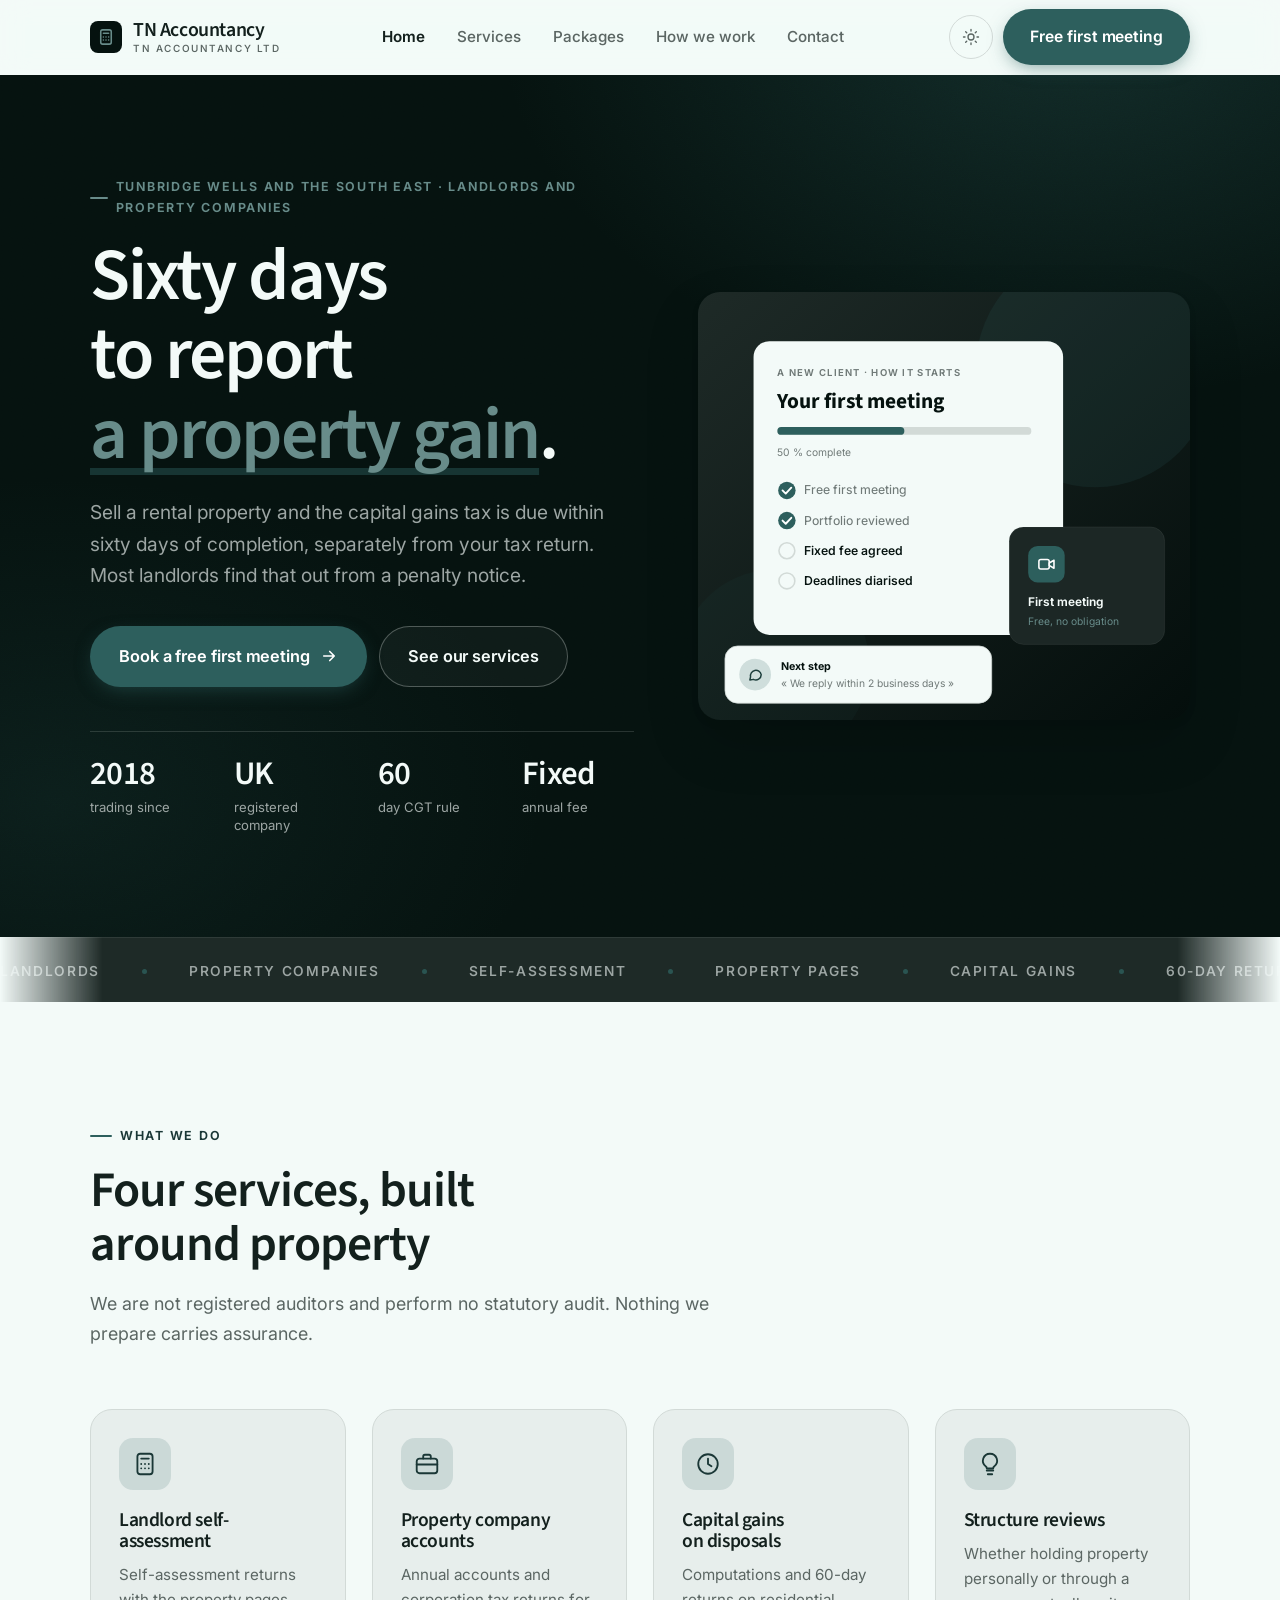
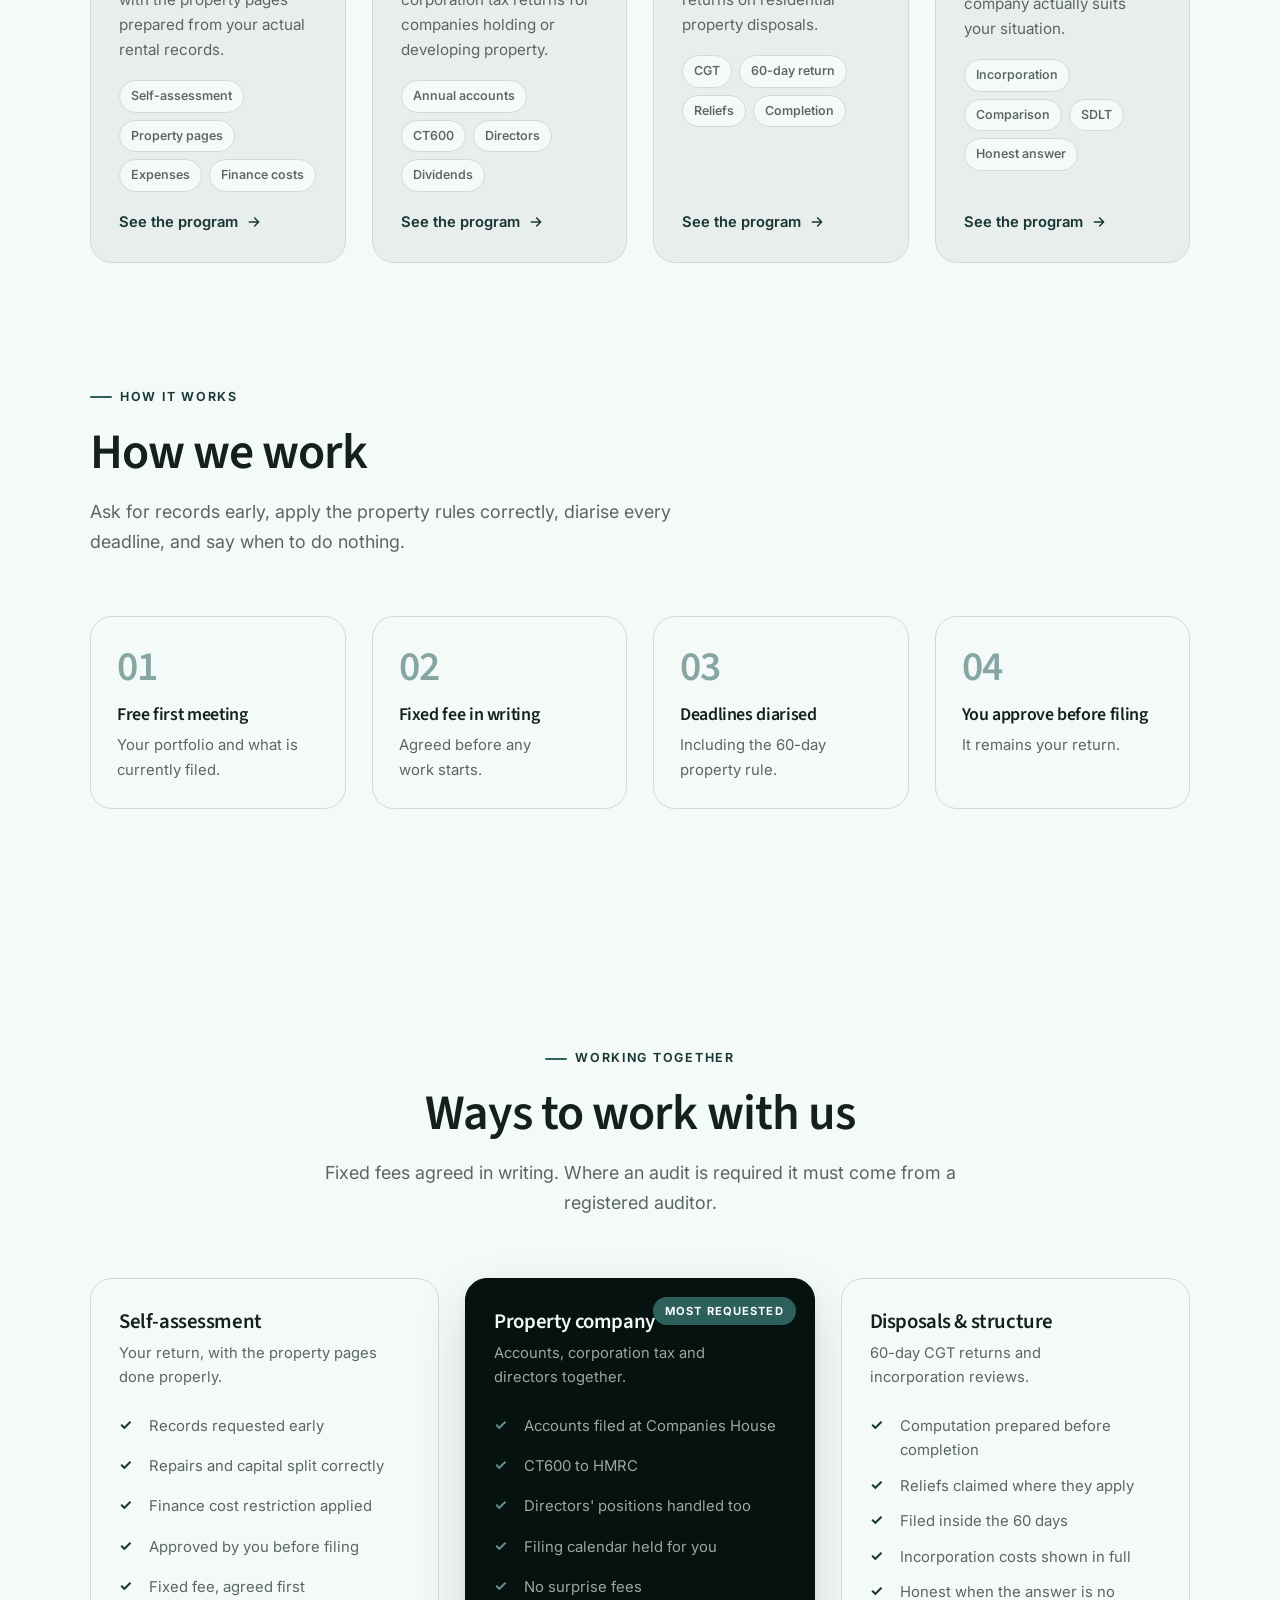
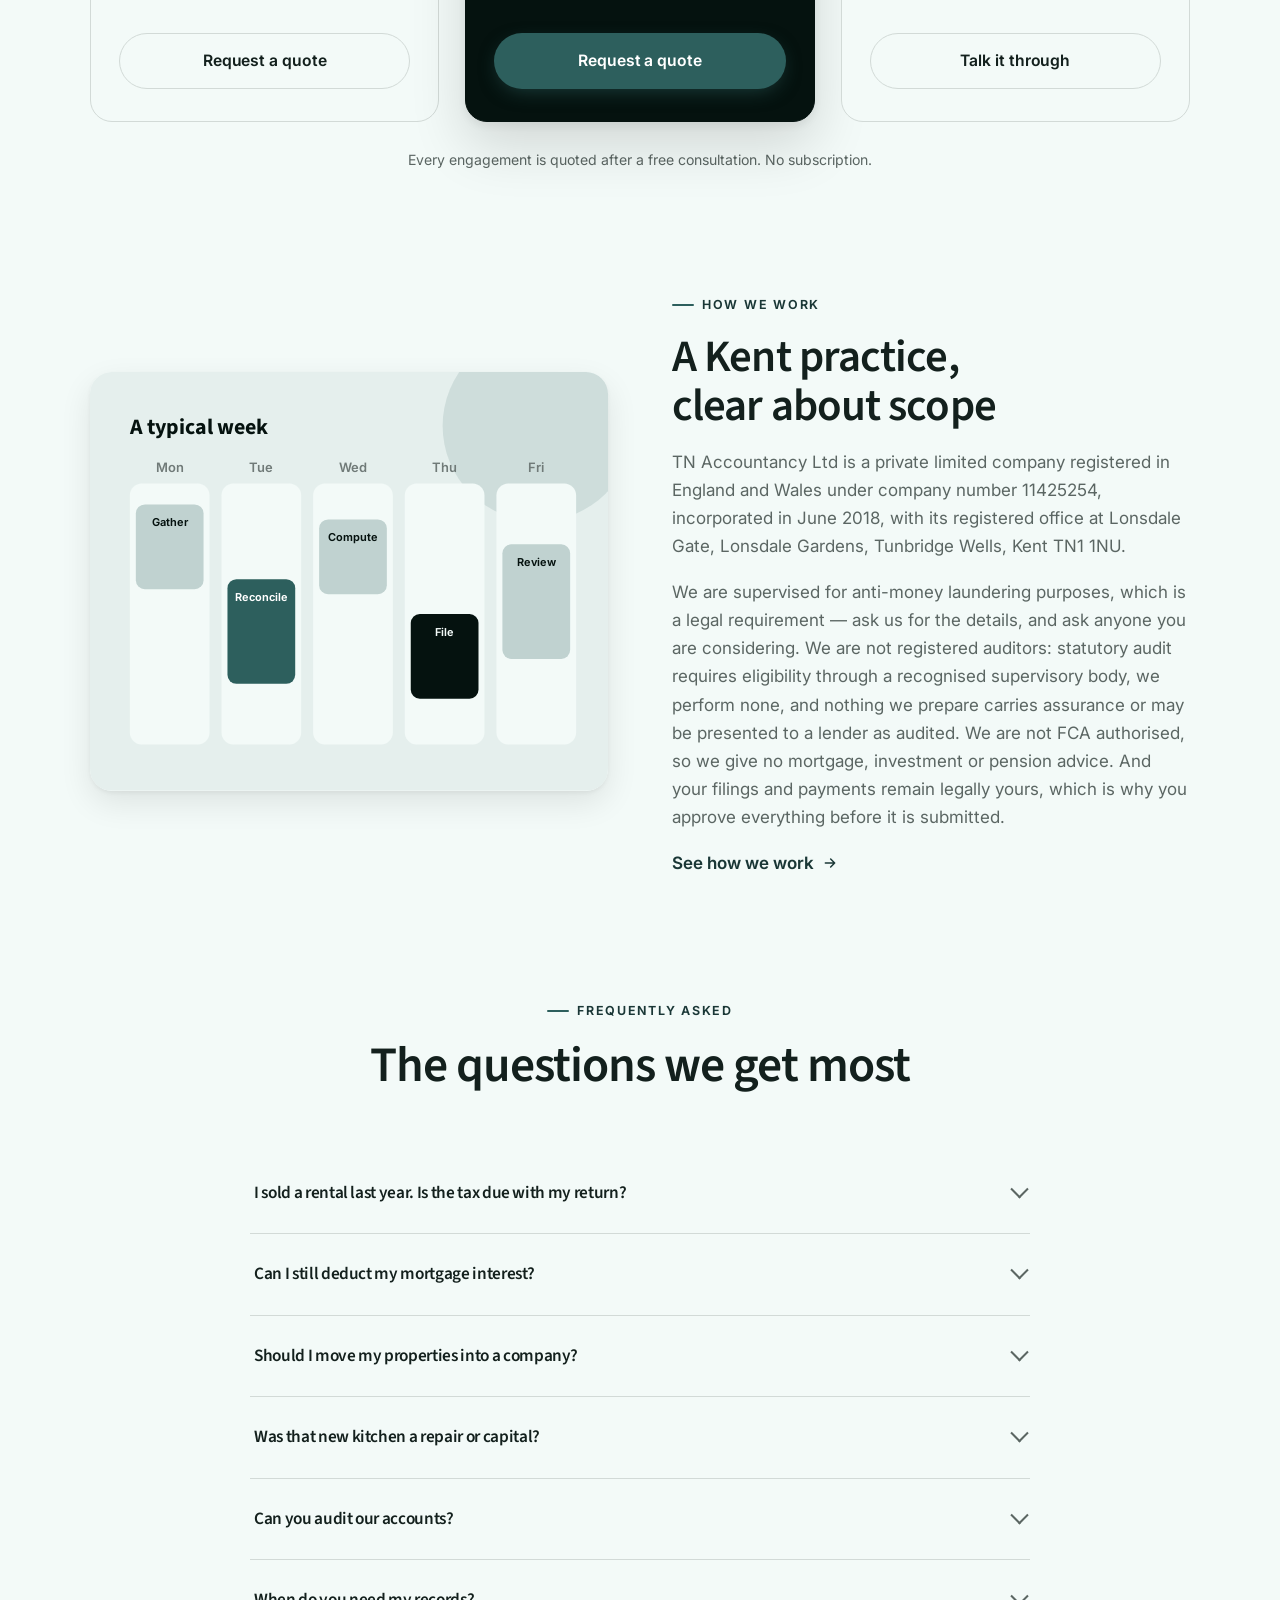
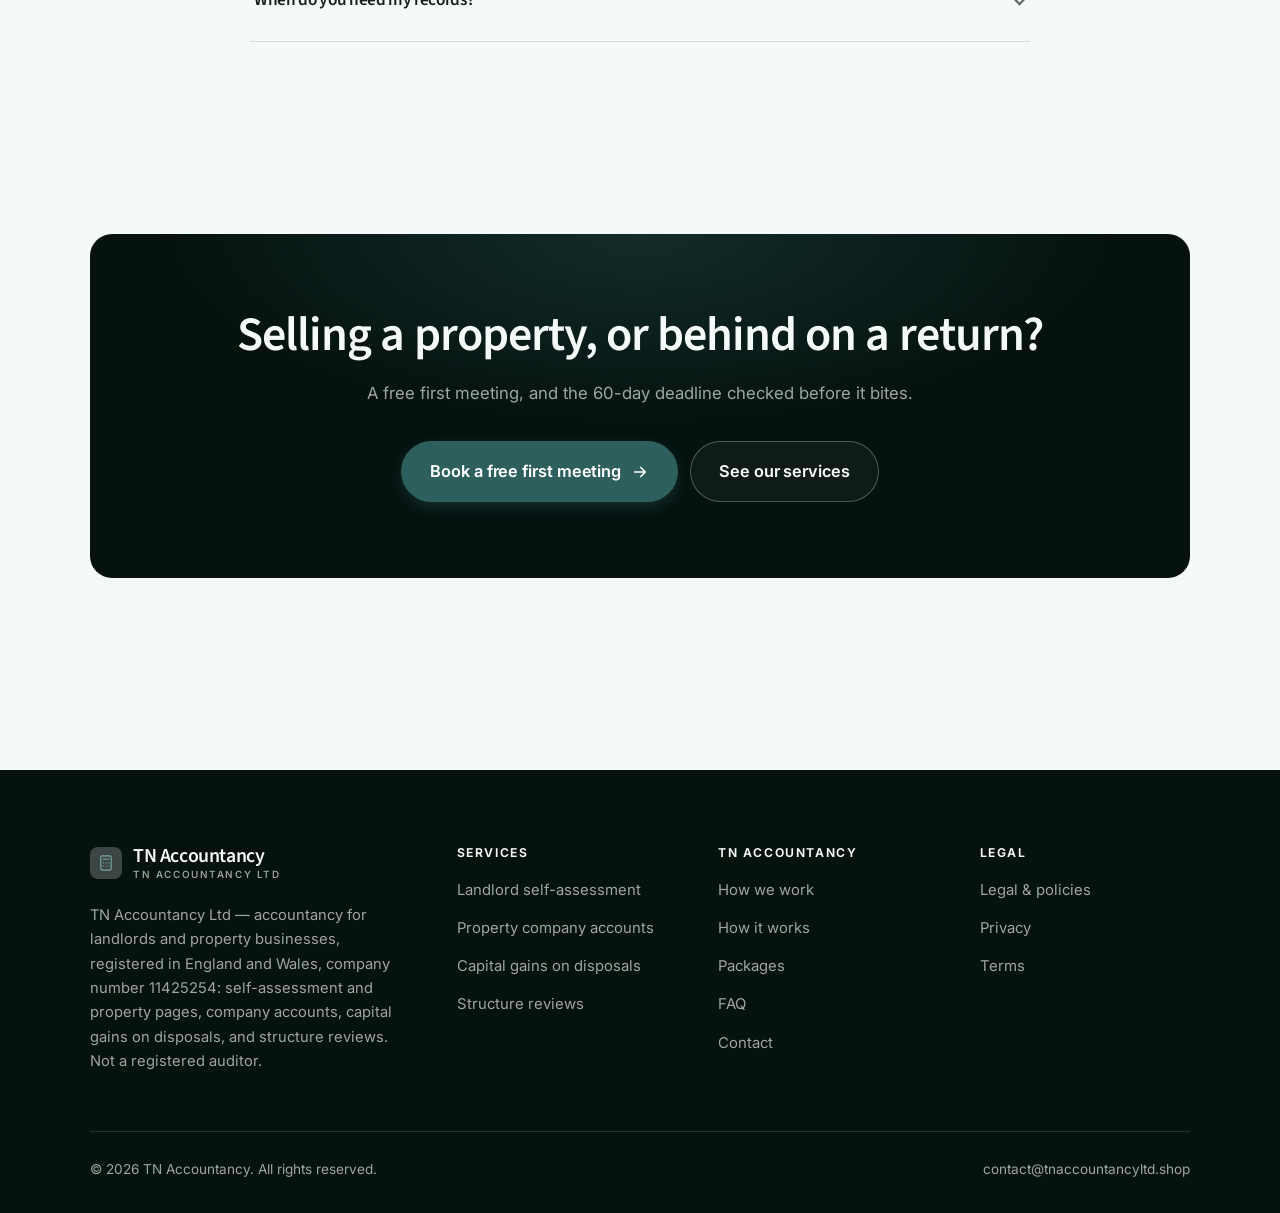
<file: index.html>
<!DOCTYPE html>
<html lang="en" class="no-js">
<head>
<meta charset="utf-8">
<meta name="viewport" content="width=device-width, initial-scale=1">
<title>TN Accountancy Ltd — accountancy for landlords and property</title>
<meta name="description" content="TN Accountancy Ltd, a Tunbridge Wells practice for landlords and property businesses: self-assessment and property pages, company accounts, capital gains on disposals, and structure reviews.">
<link rel="canonical" href="https://tnaccountancyltd.shop/">

<meta property="og:type" content="website">
<meta property="og:url" content="https://tnaccountancyltd.shop/">
<meta property="og:site_name" content="TN Accountancy">
<meta property="og:locale" content="en_US">
<meta property="og:title" content="TN Accountancy Ltd — accountancy for landlords and property">
<meta property="og:description" content="TN Accountancy Ltd, a Tunbridge Wells practice for landlords and property businesses: self-assessment and property pages, company accounts, capital gains on disposals, and structure reviews.">
<meta name="theme-color" content="#05120f">

<link rel="icon" href="assets/img/favicon.svg" type="image/svg+xml">
<link rel="preconnect" href="https://fonts.googleapis.com">
<link rel="preconnect" href="https://fonts.gstatic.com" crossorigin>
<link rel="stylesheet" href="https://fonts.googleapis.com/css2?family=Source+Sans+3:wght@400..700&family=Inter:wght@400..700&display=swap">
<link rel="stylesheet" href="assets/css/style.css">

<!-- Thème appliqué avant le premier rendu (évite le flash) -->
<script>
document.documentElement.classList.remove('no-js');
(function(){try{var t=localStorage.getItem('site-theme');if(t){document.documentElement.setAttribute('data-theme',t);}}catch(e){}})();
</script>
<script type="application/ld+json">
{
  "@context": "https://schema.org",
  "@type": "Organization",
  "name": "TN Accountancy",
  "url": "https://tnaccountancyltd.shop/",
  "email": "contact@tnaccountancyltd.shop",
  "description": "TN Accountancy Ltd, a Tunbridge Wells practice for landlords and property businesses: self-assessment and property pages, company accounts, capital gains on disposals, and structure reviews.",
  "areaServed": "US",
  "knowsLanguage": "en"
}
</script>
</head>

<body>
<a class="skip-link" href="#main">Skip to main content</a>

<header class="site-header">
  <nav class="wrap nav" aria-label="Main navigation">
    <a class="brand" href="index.html">
      <svg class="brand__mark" viewBox="0 0 64 64" aria-hidden="true">
        <rect class="bm-bg" width="64" height="64" rx="16"/>
        <g class="bm-ic" transform="translate(14 14) scale(1.5)" fill="none" stroke-width="2.1" stroke-linecap="round" stroke-linejoin="round"><rect x="5" y="2.5" width="14" height="19" rx="2.5"/><path d="M8.5 7h7M8.5 12h.01M12 12h.01M15.5 12h.01M8.5 16h.01M12 16h.01M15.5 16h.01"/></g>
      </svg>
      <span>TN Accountancy<span class="brand__sub">TN Accountancy Ltd</span></span>
    </a>

    <ul class="nav__links" id="nav-links">
      <li><a href="index.html" aria-current="page">Home</a></li>
      <li><a href="programs.html">Services</a></li>
      <li><a href="index.html#pricing">Packages</a></li>
      <li><a href="about.html">How we work</a></li>
      <li><a href="contact.html">Contact</a></li>
      <li><a class="btn btn--primary" href="contact.html">Free first meeting</a></li>
    </ul>

    <div class="nav__cta">
      <button class="theme-toggle" type="button" aria-label="Switch to dark theme">
        <svg class="icon-sun" viewBox="0 0 24 24" fill="none" stroke="currentColor" stroke-width="1.8" stroke-linecap="round" aria-hidden="true"><circle cx="12" cy="12" r="4"/><path d="M12 2v2m0 16v2M2 12h2m16 0h2M4.9 4.9l1.4 1.4m11.4 11.4 1.4 1.4M19.1 4.9l-1.4 1.4M6.3 17.7l-1.4 1.4"/></svg>
        <svg class="icon-moon" viewBox="0 0 24 24" fill="none" stroke="currentColor" stroke-width="1.8" stroke-linecap="round" stroke-linejoin="round" aria-hidden="true"><path d="M21 12.8A9 9 0 1 1 11.2 3a7 7 0 0 0 9.8 9.8z"/></svg>
      </button>
      <a class="btn btn--primary" href="contact.html">Free first meeting</a>
      <button class="nav__toggle" type="button" aria-expanded="false" aria-controls="nav-links" aria-label="Open menu">
        <svg class="icon-open" viewBox="0 0 24 24" fill="none" stroke="currentColor" stroke-width="2" stroke-linecap="round" aria-hidden="true"><path d="M3 6h18M3 12h18M3 18h18"/></svg>
        <svg class="icon-close" viewBox="0 0 24 24" fill="none" stroke="currentColor" stroke-width="2" stroke-linecap="round" aria-hidden="true"><path d="M6 6l12 12M18 6L6 18"/></svg>
      </button>
    </div>
  </nav>
</header>

<main id="main">

<section class="hero">
  <div class="wrap hero__inner">
    <div>
      <span class="eyebrow hero__eyebrow">Tunbridge Wells and the South East · Landlords and property companies</span>
      <h1>Sixty days to report<br> <em>a property gain</em>.</h1>
      <p class="hero__lede">Sell a rental property and the capital gains tax is due within sixty days of completion, separately from your tax return. Most landlords find that out from a penalty notice.</p>

      <div class="hero__actions">
        <a class="btn btn--primary btn--lg" href="contact.html">Book a free first meeting <svg viewBox="0 0 24 24" fill="none" stroke="currentColor" stroke-width="2.2" stroke-linecap="round" stroke-linejoin="round" aria-hidden="true"><path d="M5 12h14M13 6l6 6-6 6"/></svg></a>
        <a class="btn btn--on-dark btn--lg" href="programs.html">See our services</a>
      </div>

      <ul class="hero__proof">
        <li><span class="stat__num">2018</span><span class="stat__label">trading since</span></li>
        <li><span class="stat__num">UK</span><span class="stat__label">registered company</span></li>
        <li><span class="stat__num">60</span><span class="stat__label">day CGT rule</span></li>
        <li><span class="stat__num">Fixed</span><span class="stat__label">annual fee</span></li>
      </ul>
    </div>

    <div class="hero__art">
      <svg viewBox="0 0 620 540" role="img" aria-label="How working with TN Accountancy starts, from a free meeting to diarised deadlines.">
        <defs>
          <linearGradient id="hbg" x1="0" y1="0" x2="1" y2="1">
            <stop offset="0" stop-color="#1e2a27"/><stop offset="1" stop-color="#040e0c"/>
          </linearGradient>
        </defs>
        <rect width="620" height="540" rx="22" fill="url(#hbg)"/>
        <circle cx="500" cy="96" r="150" fill="#2d5f5d" opacity=".16"/>
        <circle cx="96" cy="470" r="120" fill="#2d5f5d" opacity=".08"/>

        <g style="font-family: var(--font-body)">
          <!-- Carte programme -->
          <rect x="70" y="62" width="390" height="370" rx="20" fill="#f3faf8"/>
          <text x="100" y="106" font-size="12" font-weight="650" letter-spacing="1.6" fill="#707a78">A NEW CLIENT · HOW IT STARTS</text>
          <text x="100" y="146" font-size="27" font-weight="700" fill="#05120f" style="font-family: var(--font-display)">Your first meeting</text>
          <rect x="100" y="170" width="320" height="10" rx="5" fill="#d2dad7"/>
          <rect x="100" y="170" width="160" height="10" rx="5" fill="#2d5f5d"/>
          <text x="100" y="206" font-size="13" fill="#707a78">50 % complete</text>
          <circle cx="112" cy="250" r="11" fill="#2d5f5d"/><path d="M106.5 250l4 4 7-7.5" fill="none" stroke="#ffffff" stroke-width="2.4" stroke-linecap="round" stroke-linejoin="round"/><text x="134" y="255" font-size="15.5" fill="#707a78" font-weight="450">Free first meeting</text>
          <circle cx="112" cy="288" r="11" fill="#2d5f5d"/><path d="M106.5 288l4 4 7-7.5" fill="none" stroke="#ffffff" stroke-width="2.4" stroke-linecap="round" stroke-linejoin="round"/><text x="134" y="293" font-size="15.5" fill="#707a78" font-weight="450">Portfolio reviewed</text>
          <circle cx="112" cy="326" r="10" fill="none" stroke="#d2dad7" stroke-width="2"/><text x="134" y="331" font-size="15.5" fill="#05120f" font-weight="560">Fixed fee agreed</text>
          <circle cx="112" cy="364" r="10" fill="none" stroke="#d2dad7" stroke-width="2"/><text x="134" y="369" font-size="15.5" fill="#05120f" font-weight="560">Deadlines diarised</text>

          <!-- Carte séance -->
          <rect x="392" y="296" width="196" height="148" rx="18" fill="#1c2725" stroke="#ffffff" stroke-opacity=".08"/>
          <rect x="416" y="320" width="46" height="46" rx="12" fill="#2d5f5d"/>
          <g transform="translate(427 331)" fill="none" stroke="#ffffff" color="#ffffff" stroke-width="2" stroke-linecap="round" stroke-linejoin="round"><rect x="2.5" y="6" width="13" height="12" rx="2.5"/><path d="M15.5 10.5 21.5 7v10l-6-3.5z"/></g>
          <text x="416" y="396" font-size="15" font-weight="650" fill="#f3faf8">First meeting</text>
          <text x="416" y="420" font-size="13" fill="#688c8a">Free, no obligation</text>

          <!-- Retour du coach -->
          <rect x="34" y="446" width="336" height="72" rx="16" fill="#f3faf8" stroke="#d2dad7"/>
          <circle cx="72" cy="482" r="20" fill="#cfdedc"/>
          <g transform="translate(62 472) scale(.84)" fill="none" stroke="#1d3e3c" stroke-width="2.2" stroke-linecap="round" stroke-linejoin="round"><path d="M21 12a8 8 0 0 1-11.6 7.1L4 20l1-4.6A8 8 0 1 1 21 12z"/></g>
          <text x="104" y="476" font-size="13.5" font-weight="700" fill="#05120f">Next step</text>
          <text x="104" y="498" font-size="13" fill="#707a78">« We reply within 2 business days »</text>
        </g>
      </svg>
    </div>
  </div>
</section>

<div class="marquee" aria-hidden="true">
  <div class="marquee__track"><span>Landlords</span><span>Property companies</span><span>Self-assessment</span><span>Property pages</span><span>Capital gains</span><span>60-day returns</span><span>Section 24</span><span>Incorporation</span><span>Fixed fees</span><span>Kent</span><span>Landlords</span><span>Property companies</span><span>Self-assessment</span><span>Property pages</span><span>Capital gains</span><span>60-day returns</span><span>Section 24</span><span>Incorporation</span><span>Fixed fees</span><span>Kent</span></div>
</div>

<section class="section wrap" id="programs">
  <div class="section-head reveal">
    <span class="eyebrow">What we do</span>
    <h2>Four services, built around property</h2>
    <p>We are not registered auditors and perform no statutory audit. Nothing we prepare carries assurance.</p>
  </div>
  <div class="grid grid--4 reveal-group">
    <a class="card" href="programs.html#selfassessment">
      <div class="card__icon"><svg viewBox="0 0 24 24" fill="none" stroke="currentColor" stroke-width="1.7" stroke-linecap="round" stroke-linejoin="round" aria-hidden="true"><rect x="5" y="2.5" width="14" height="19" rx="2.5"/><path d="M8.5 7h7M8.5 12h.01M12 12h.01M15.5 12h.01M8.5 16h.01M12 16h.01M15.5 16h.01"/></svg></div>
      <h3>Landlord self-assessment</h3>
      <p>Self-assessment returns with the property pages prepared from your actual rental records.</p>
      <ul class="tags"><li>Self-assessment</li><li>Property pages</li><li>Expenses</li><li>Finance costs</li></ul>
      <span class="arrow-link">See the program <svg viewBox="0 0 24 24" fill="none" stroke="currentColor" stroke-width="2.2" stroke-linecap="round" stroke-linejoin="round" aria-hidden="true"><path d="M5 12h14M13 6l6 6-6 6"/></svg></span>
    </a>
    <a class="card" href="programs.html#company">
      <div class="card__icon"><svg viewBox="0 0 24 24" fill="none" stroke="currentColor" stroke-width="1.7" stroke-linecap="round" stroke-linejoin="round" aria-hidden="true"><rect x="2.5" y="7" width="19" height="13.5" rx="2.5"/><path d="M8.5 7V5a1.5 1.5 0 0 1 1.5-1.5h4A1.5 1.5 0 0 1 15.5 5v2M2.5 12.5h19"/></svg></div>
      <h3>Property company accounts</h3>
      <p>Annual accounts and corporation tax returns for companies holding or developing property.</p>
      <ul class="tags"><li>Annual accounts</li><li>CT600</li><li>Directors</li><li>Dividends</li></ul>
      <span class="arrow-link">See the program <svg viewBox="0 0 24 24" fill="none" stroke="currentColor" stroke-width="2.2" stroke-linecap="round" stroke-linejoin="round" aria-hidden="true"><path d="M5 12h14M13 6l6 6-6 6"/></svg></span>
    </a>
    <a class="card" href="programs.html#cgt">
      <div class="card__icon"><svg viewBox="0 0 24 24" fill="none" stroke="currentColor" stroke-width="1.7" stroke-linecap="round" stroke-linejoin="round" aria-hidden="true"><circle cx="12" cy="12" r="9"/><path d="M12 7v5l3.2 2"/></svg></div>
      <h3>Capital gains on disposals</h3>
      <p>Computations and 60-day returns on residential property disposals.</p>
      <ul class="tags"><li>CGT</li><li>60-day return</li><li>Reliefs</li><li>Completion</li></ul>
      <span class="arrow-link">See the program <svg viewBox="0 0 24 24" fill="none" stroke="currentColor" stroke-width="2.2" stroke-linecap="round" stroke-linejoin="round" aria-hidden="true"><path d="M5 12h14M13 6l6 6-6 6"/></svg></span>
    </a>
    <a class="card" href="programs.html#structure">
      <div class="card__icon"><svg viewBox="0 0 24 24" fill="none" stroke="currentColor" stroke-width="1.7" stroke-linecap="round" stroke-linejoin="round" aria-hidden="true"><path d="M9 18h6M10 21.5h4M12 2.5a6.5 6.5 0 0 0-3.8 11.8c.5.4.8 1 .8 1.6V16h6v-.1c0-.6.3-1.2.8-1.6A6.5 6.5 0 0 0 12 2.5z"/></svg></div>
      <h3>Structure reviews</h3>
      <p>Whether holding property personally or through a company actually suits your situation.</p>
      <ul class="tags"><li>Incorporation</li><li>Comparison</li><li>SDLT</li><li>Honest answer</li></ul>
      <span class="arrow-link">See the program <svg viewBox="0 0 24 24" fill="none" stroke="currentColor" stroke-width="2.2" stroke-linecap="round" stroke-linejoin="round" aria-hidden="true"><path d="M5 12h14M13 6l6 6-6 6"/></svg></span>
    </a>
  </div>
</section>

<section class="section section--flush wrap" id="how-it-works">
  <div class="section-head reveal">
    <span class="eyebrow">How it works</span>
    <h2>How we work</h2>
    <p>Ask for records early, apply the property rules correctly, diarise every deadline, and say when to do nothing.</p>
  </div>
  <div class="grid grid--4 steps reveal-group">
    <article class="step">
      <h3>Free first meeting</h3>
      <p>Your portfolio and what is currently filed.</p>
    </article>
    <article class="step">
      <h3>Fixed fee in writing</h3>
      <p>Agreed before any work starts.</p>
    </article>
    <article class="step">
      <h3>Deadlines diarised</h3>
      <p>Including the 60-day property rule.</p>
    </article>
    <article class="step">
      <h3>You approve before filing</h3>
      <p>It remains your return.</p>
    </article>
  </div>
</section>

<section class="section wrap" id="pricing">
  <div class="section-head section-head--center reveal">
    <span class="eyebrow">Working together</span>
    <h2>Ways to work with us</h2>
    <p>Fixed fees agreed in writing. Where an audit is required it must come from a registered auditor.</p>
  </div>
  <div class="grid grid--3 plans reveal-group">
    <article class="plan">
      
      <h3>Self-assessment</h3>
      <p class="plan__desc">Your return, with the property pages done properly.</p>
      
      <ul class="plan__features">
        <li>Records requested early</li>
        <li>Repairs and capital split correctly</li>
        <li>Finance cost restriction applied</li>
        <li>Approved by you before filing</li>
        <li>Fixed fee, agreed first</li>
      </ul>
      <a class="btn btn--ghost btn--block" href="contact.html">Request a quote</a>
    </article>
    <article class="plan plan--featured">
      <span class="plan__tag">Most requested</span>
      <h3>Property company</h3>
      <p class="plan__desc">Accounts, corporation tax and directors together.</p>
      
      <ul class="plan__features">
        <li>Accounts filed at Companies House</li>
        <li>CT600 to HMRC</li>
        <li>Directors' positions handled too</li>
        <li>Filing calendar held for you</li>
        <li>No surprise fees</li>
      </ul>
      <a class="btn btn--primary btn--block" href="contact.html">Request a quote</a>
    </article>
    <article class="plan">
      
      <h3>Disposals &amp; structure</h3>
      <p class="plan__desc">60-day CGT returns and incorporation reviews.</p>
      
      <ul class="plan__features">
        <li>Computation prepared before completion</li>
        <li>Reliefs claimed where they apply</li>
        <li>Filed inside the 60 days</li>
        <li>Incorporation costs shown in full</li>
        <li>Honest when the answer is no</li>
      </ul>
      <a class="btn btn--ghost btn--block" href="contact.html">Talk it through</a>
    </article>
  </div>
  <p class="plans-note">Every engagement is quoted after a free consultation. No subscription.</p>
</section>

<section class="section section--flush wrap">
  <div class="split reveal">
    <div class="split__art">
      <svg viewBox="0 0 520 420" role="img" aria-label="Example of a typical week: Gather, Reconcile, Compute, File, Review.">
        <rect width="520" height="420" rx="20" fill="#e5efed"/>
        <circle cx="450" cy="54" r="96" fill="#2d5f5d" opacity=".12"/>
        <g style="font-family: var(--font-body)">
        <text x="40" y="62" font-size="22" font-weight="700" fill="#05120f" style="font-family: var(--font-display)">A typical week</text>
        <text x="80" y="100" text-anchor="middle" font-size="13" font-weight="600" fill="#707a78">Mon</text>
        <rect x="40" y="112" width="80" height="262" rx="12" fill="#f3faf8"/>
        <rect x="46" y="133" width="68" height="85" rx="9" fill="#c0d2d0"/>
        <text x="80" y="155" text-anchor="middle" font-size="11" font-weight="650" fill="#05120f">Gather</text>
        <text x="172" y="100" text-anchor="middle" font-size="13" font-weight="600" fill="#707a78">Tue</text>
        <rect x="132" y="112" width="80" height="262" rx="12" fill="#f3faf8"/>
        <rect x="138" y="208" width="68" height="105" rx="9" fill="#2d5f5d"/>
        <text x="172" y="230" text-anchor="middle" font-size="11" font-weight="650" fill="#ffffff">Reconcile</text>
        <text x="264" y="100" text-anchor="middle" font-size="13" font-weight="600" fill="#707a78">Wed</text>
        <rect x="224" y="112" width="80" height="262" rx="12" fill="#f3faf8"/>
        <rect x="230" y="148" width="68" height="75" rx="9" fill="#c0d2d0"/>
        <text x="264" y="170" text-anchor="middle" font-size="11" font-weight="650" fill="#05120f">Compute</text>
        <text x="356" y="100" text-anchor="middle" font-size="13" font-weight="600" fill="#707a78">Thu</text>
        <rect x="316" y="112" width="80" height="262" rx="12" fill="#f3faf8"/>
        <rect x="322" y="243" width="68" height="85" rx="9" fill="#05120f"/>
        <text x="356" y="265" text-anchor="middle" font-size="11" font-weight="650" fill="#f3faf8">File</text>
        <text x="448" y="100" text-anchor="middle" font-size="13" font-weight="600" fill="#707a78">Fri</text>
        <rect x="408" y="112" width="80" height="262" rx="12" fill="#f3faf8"/>
        <rect x="414" y="173" width="68" height="115" rx="9" fill="#c0d2d0"/>
        <text x="448" y="195" text-anchor="middle" font-size="11" font-weight="650" fill="#05120f">Review</text>
        </g>
      </svg>
    </div>
    <div>
      <span class="eyebrow">How we work</span>
      <h2>A Kent practice, clear about scope</h2>
      <p>TN Accountancy Ltd is a private limited company registered in England and Wales under company number 11425254, incorporated in June 2018, with its registered office at Lonsdale Gate, Lonsdale Gardens, Tunbridge Wells, Kent TN1 1NU.</p>
      <p>We are supervised for anti-money laundering purposes, which is a legal requirement — ask us for the details, and ask anyone you are considering. We are not registered auditors: statutory audit requires eligibility through a recognised supervisory body, we perform none, and nothing we prepare carries assurance or may be presented to a lender as audited. We are not FCA authorised, so we give no mortgage, investment or pension advice. And your filings and payments remain legally yours, which is why you approve everything before it is submitted.</p>
      <p><a class="arrow-link" href="about.html">See how we work <svg viewBox="0 0 24 24" fill="none" stroke="currentColor" stroke-width="2.2" stroke-linecap="round" stroke-linejoin="round" aria-hidden="true"><path d="M5 12h14M13 6l6 6-6 6"/></svg></a></p>
    </div>
  </div>
</section>

<section class="section section--flush wrap" id="faq">
  <div class="section-head section-head--center reveal">
    <span class="eyebrow">Frequently asked</span>
    <h2>The questions we get most</h2>
  </div>
  <div class="faq reveal">
    <details>
      <summary>I sold a rental last year. Is the tax due with my return?</summary>
      <p>No, and this catches landlords constantly. A residential disposal must be reported and the tax paid within sixty days of completion, separately from your self-assessment. Missing it brings penalties and interest.</p>
    </details>
    <details>
      <summary>Can I still deduct my mortgage interest?</summary>
      <p>Not as a deduction if you hold personally. It is now a basic rate tax reduction instead, which changes the figures considerably for higher rate taxpayers. Applying the old treatment is one of the commonest errors we correct.</p>
    </details>
    <details>
      <summary>Should I move my properties into a company?</summary>
      <p>Often no. The stamp duty on transfer, the capital gains on disposing to the company and the mortgage terms frequently outweigh the tax saved. We will run your actual numbers and tell you honestly, including when the answer is to leave it alone.</p>
    </details>
    <details>
      <summary>Was that new kitchen a repair or capital?</summary>
      <p>It depends on whether it was a replacement of equivalent quality or an improvement. Getting it wrong either overpays tax or invites an enquiry, and it is worth the conversation rather than a guess.</p>
    </details>
    <details>
      <summary>Can you audit our accounts?</summary>
      <p>No. Statutory audit requires a registered auditor with eligibility through a recognised supervisory body, and we are not one. We will tell you if your company has reached the thresholds where an audit is required.</p>
    </details>
    <details>
      <summary>When do you need my records?</summary>
      <p>Earlier than you would like. Records arriving in January leave no time to question anything, and the questions are where the tax is actually saved.</p>
    </details>
  </div>
</section>

<section class="wrap section--tight">
  <div class="cta-band reveal">
    <h2>Selling a property, or behind on a return?</h2>
    <p>A free first meeting, and the 60-day deadline checked before it bites.</p>
    <div class="hero__actions">
      <a class="btn btn--primary btn--lg" href="contact.html">Book a free first meeting <svg viewBox="0 0 24 24" fill="none" stroke="currentColor" stroke-width="2.2" stroke-linecap="round" stroke-linejoin="round" aria-hidden="true"><path d="M5 12h14M13 6l6 6-6 6"/></svg></a>
      <a class="btn btn--on-dark btn--lg" href="programs.html">See our services</a>
    </div>
  </div>
</section>

</main>

<footer class="site-footer">
  <div class="wrap">
    <div class="footer__grid">
      <div class="footer__brand">
        <a class="brand" href="index.html">
          <svg class="brand__mark" viewBox="0 0 64 64" aria-hidden="true">
        <rect class="bm-bg" width="64" height="64" rx="16"/>
        <g class="bm-ic" transform="translate(14 14) scale(1.5)" fill="none" stroke-width="2.1" stroke-linecap="round" stroke-linejoin="round"><rect x="5" y="2.5" width="14" height="19" rx="2.5"/><path d="M8.5 7h7M8.5 12h.01M12 12h.01M15.5 12h.01M8.5 16h.01M12 16h.01M15.5 16h.01"/></g>
      </svg>
          <span>TN Accountancy<span class="brand__sub">TN Accountancy Ltd</span></span>
        </a>
        <p>TN Accountancy Ltd — accountancy for landlords and property businesses, registered in England and Wales, company number 11425254: self-assessment and property pages, company accounts, capital gains on disposals, and structure reviews. Not a registered auditor.</p>
      </div>

      <div class="footer__col">
        <h4>Services</h4>
        <ul>
          <li><a href="programs.html#selfassessment">Landlord self-assessment</a></li>
          <li><a href="programs.html#company">Property company accounts</a></li>
          <li><a href="programs.html#cgt">Capital gains on disposals</a></li>
          <li><a href="programs.html#structure">Structure reviews</a></li>
        </ul>
      </div>

      <div class="footer__col">
        <h4>TN Accountancy</h4>
        <ul>
          <li><a href="about.html">How we work</a></li>
          <li><a href="index.html#how-it-works">How it works</a></li>
          <li><a href="index.html#pricing">Packages</a></li>
          <li><a href="index.html#faq">FAQ</a></li>
          <li><a href="contact.html">Contact</a></li>
        </ul>
      </div>

      <div class="footer__col">
        <h4>Legal</h4>
        <ul>
          <li><a href="legal.html">Legal &amp; policies</a></li>
          <li><a href="legal.html#privacy">Privacy</a></li>
          <li><a href="legal.html#terms">Terms</a></li>
        </ul>
      </div>
    </div>

    <div class="footer__bottom">
      <p>© <span data-year>2026</span> TN Accountancy. All rights reserved.</p>
      <p><a href="mailto:contact@tnaccountancyltd.shop">contact@tnaccountancyltd.shop</a></p>
    </div>
  </div>
</footer>

<script src="assets/js/main.js" defer></script>
</body>
</html>
</file>
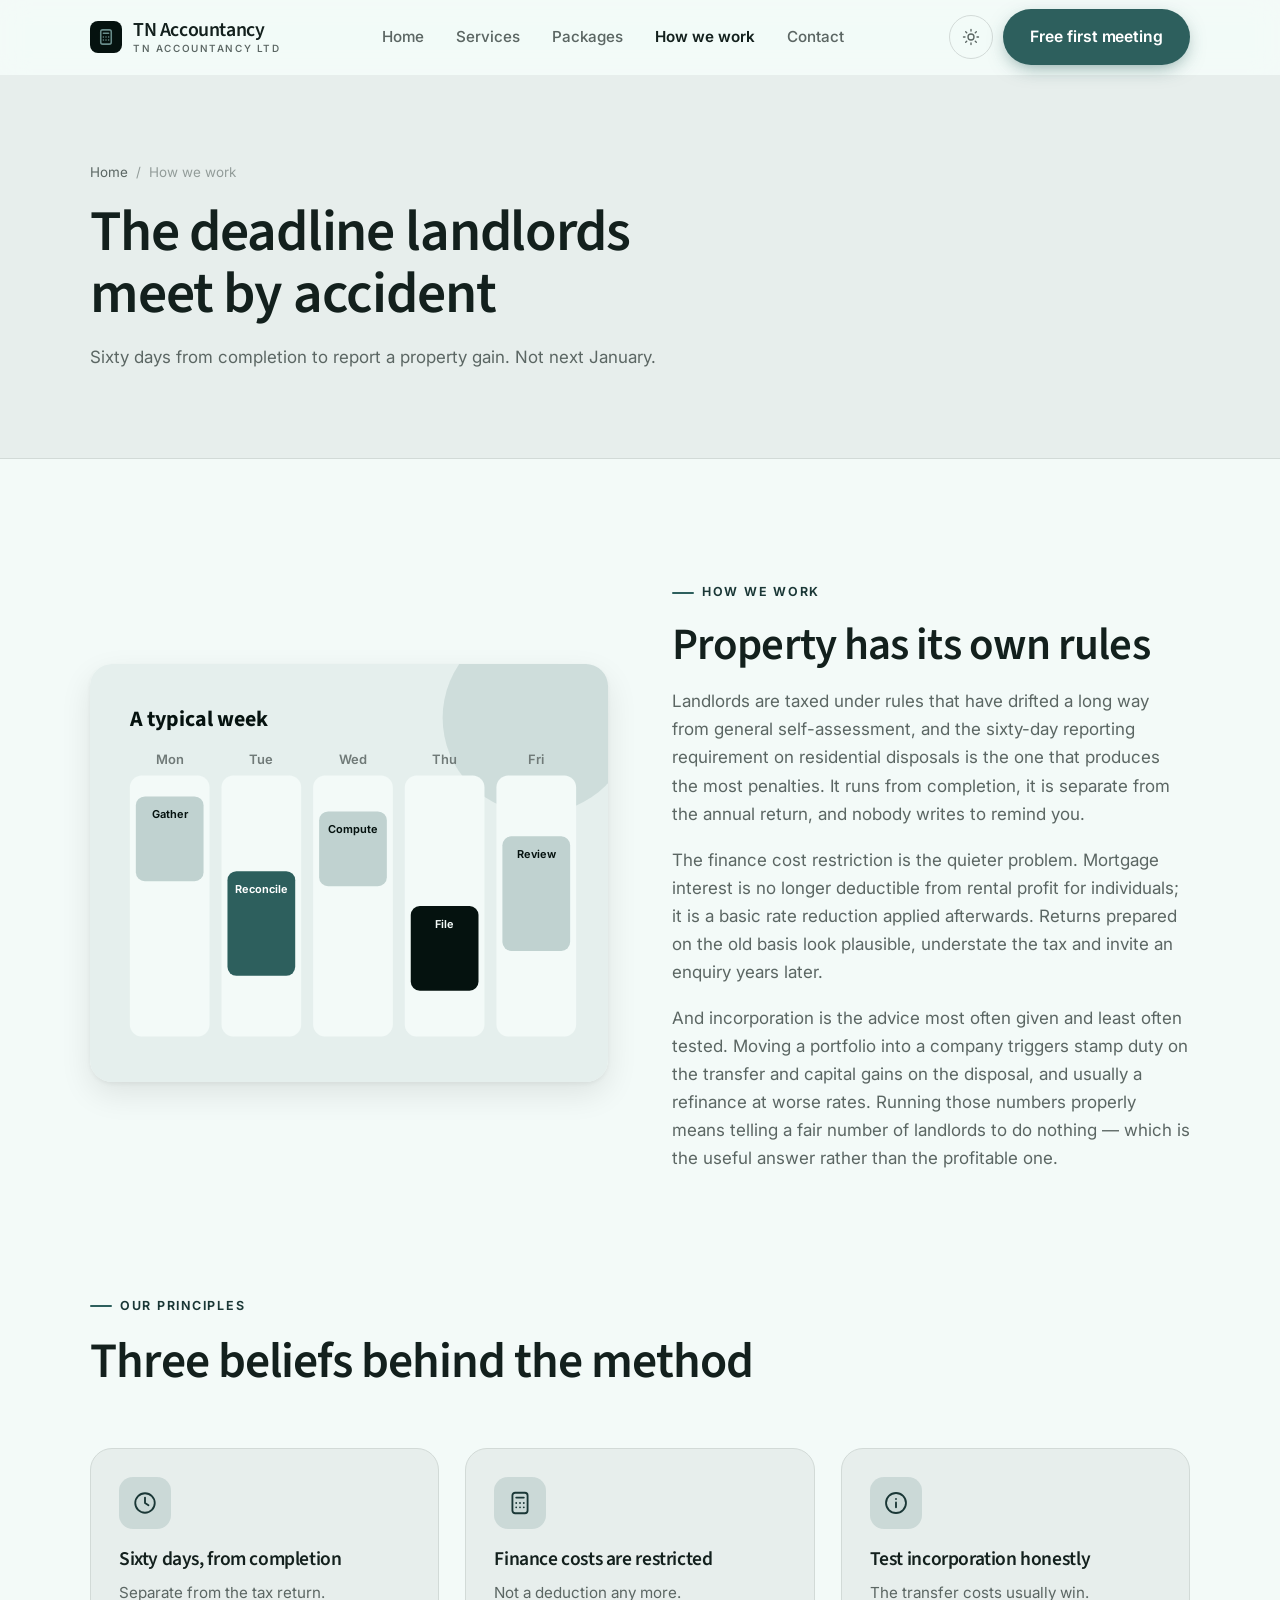
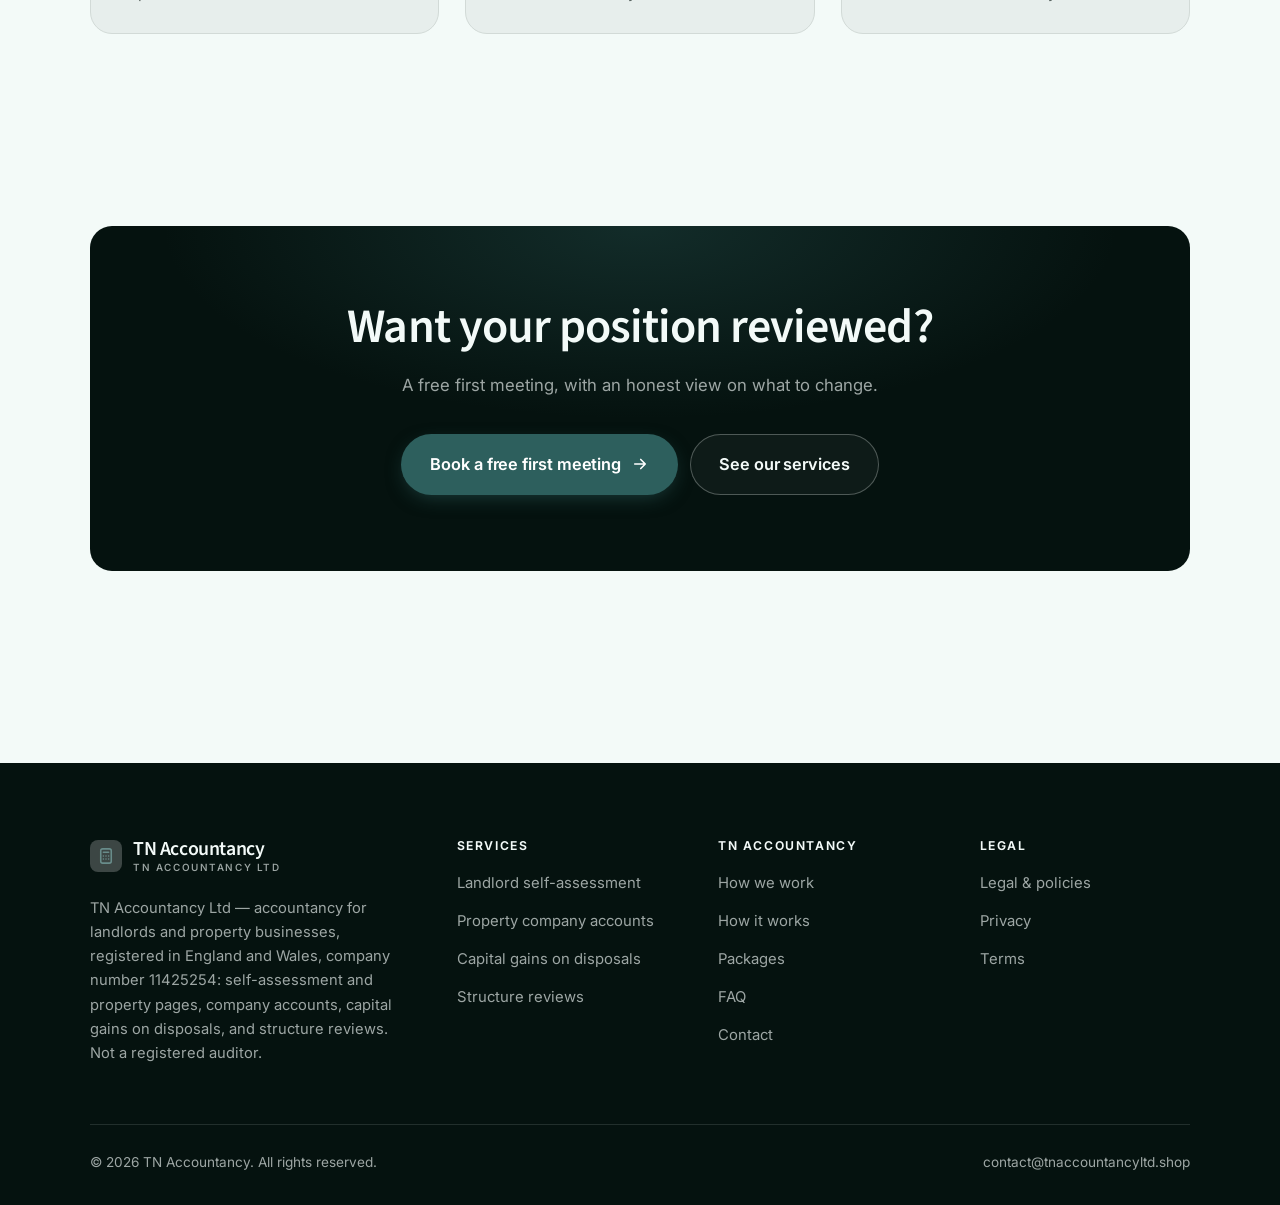
<file: about.html>
<!DOCTYPE html>
<html lang="en" class="no-js">
<head>
<meta charset="utf-8">
<meta name="viewport" content="width=device-width, initial-scale=1">
<title>How we work — TN Accountancy</title>
<meta name="description" content="About TN Accountancy Ltd, an accountancy practice for landlords in Tunbridge Wells, company number 11425254.">
<link rel="canonical" href="https://tnaccountancyltd.shop/about.html">

<meta property="og:type" content="website">
<meta property="og:url" content="https://tnaccountancyltd.shop/about.html">
<meta property="og:site_name" content="TN Accountancy">
<meta property="og:locale" content="en_US">
<meta property="og:title" content="How we work — TN Accountancy">
<meta property="og:description" content="About TN Accountancy Ltd, an accountancy practice for landlords in Tunbridge Wells, company number 11425254.">
<meta name="theme-color" content="#05120f">

<link rel="icon" href="assets/img/favicon.svg" type="image/svg+xml">
<link rel="preconnect" href="https://fonts.googleapis.com">
<link rel="preconnect" href="https://fonts.gstatic.com" crossorigin>
<link rel="stylesheet" href="https://fonts.googleapis.com/css2?family=Source+Sans+3:wght@400..700&family=Inter:wght@400..700&display=swap">
<link rel="stylesheet" href="assets/css/style.css">

<!-- Thème appliqué avant le premier rendu (évite le flash) -->
<script>
document.documentElement.classList.remove('no-js');
(function(){try{var t=localStorage.getItem('site-theme');if(t){document.documentElement.setAttribute('data-theme',t);}}catch(e){}})();
</script>
</head>

<body>
<a class="skip-link" href="#main">Skip to main content</a>

<header class="site-header">
  <nav class="wrap nav" aria-label="Main navigation">
    <a class="brand" href="index.html">
      <svg class="brand__mark" viewBox="0 0 64 64" aria-hidden="true">
        <rect class="bm-bg" width="64" height="64" rx="16"/>
        <g class="bm-ic" transform="translate(14 14) scale(1.5)" fill="none" stroke-width="2.1" stroke-linecap="round" stroke-linejoin="round"><rect x="5" y="2.5" width="14" height="19" rx="2.5"/><path d="M8.5 7h7M8.5 12h.01M12 12h.01M15.5 12h.01M8.5 16h.01M12 16h.01M15.5 16h.01"/></g>
      </svg>
      <span>TN Accountancy<span class="brand__sub">TN Accountancy Ltd</span></span>
    </a>

    <ul class="nav__links" id="nav-links">
      <li><a href="index.html">Home</a></li>
      <li><a href="programs.html">Services</a></li>
      <li><a href="index.html#pricing">Packages</a></li>
      <li><a href="about.html" aria-current="page">How we work</a></li>
      <li><a href="contact.html">Contact</a></li>
      <li><a class="btn btn--primary" href="contact.html">Free first meeting</a></li>
    </ul>

    <div class="nav__cta">
      <button class="theme-toggle" type="button" aria-label="Switch to dark theme">
        <svg class="icon-sun" viewBox="0 0 24 24" fill="none" stroke="currentColor" stroke-width="1.8" stroke-linecap="round" aria-hidden="true"><circle cx="12" cy="12" r="4"/><path d="M12 2v2m0 16v2M2 12h2m16 0h2M4.9 4.9l1.4 1.4m11.4 11.4 1.4 1.4M19.1 4.9l-1.4 1.4M6.3 17.7l-1.4 1.4"/></svg>
        <svg class="icon-moon" viewBox="0 0 24 24" fill="none" stroke="currentColor" stroke-width="1.8" stroke-linecap="round" stroke-linejoin="round" aria-hidden="true"><path d="M21 12.8A9 9 0 1 1 11.2 3a7 7 0 0 0 9.8 9.8z"/></svg>
      </button>
      <a class="btn btn--primary" href="contact.html">Free first meeting</a>
      <button class="nav__toggle" type="button" aria-expanded="false" aria-controls="nav-links" aria-label="Open menu">
        <svg class="icon-open" viewBox="0 0 24 24" fill="none" stroke="currentColor" stroke-width="2" stroke-linecap="round" aria-hidden="true"><path d="M3 6h18M3 12h18M3 18h18"/></svg>
        <svg class="icon-close" viewBox="0 0 24 24" fill="none" stroke="currentColor" stroke-width="2" stroke-linecap="round" aria-hidden="true"><path d="M6 6l12 12M18 6L6 18"/></svg>
      </button>
    </div>
  </nav>
</header>

<main id="main">

<section class="page-head">
  <div class="wrap">
    <nav class="breadcrumb" aria-label="Breadcrumb">
      <a href="index.html">Home</a><span>/</span><span aria-current="page">How we work</span>
    </nav>
    <h1>The deadline landlords meet by accident</h1>
    <p>Sixty days from completion to report a property gain. Not next January.</p>
  </div>
</section>

<section class="section wrap">
  <div class="split reveal">
    <div class="split__art">
      <svg viewBox="0 0 520 420" role="img" aria-label="Example of a typical week: Gather, Reconcile, Compute, File, Review.">
        <rect width="520" height="420" rx="20" fill="#e5efed"/>
        <circle cx="450" cy="54" r="96" fill="#2d5f5d" opacity=".12"/>
        <g style="font-family: var(--font-body)">
        <text x="40" y="62" font-size="22" font-weight="700" fill="#05120f" style="font-family: var(--font-display)">A typical week</text>
        <text x="80" y="100" text-anchor="middle" font-size="13" font-weight="600" fill="#707a78">Mon</text>
        <rect x="40" y="112" width="80" height="262" rx="12" fill="#f3faf8"/>
        <rect x="46" y="133" width="68" height="85" rx="9" fill="#c0d2d0"/>
        <text x="80" y="155" text-anchor="middle" font-size="11" font-weight="650" fill="#05120f">Gather</text>
        <text x="172" y="100" text-anchor="middle" font-size="13" font-weight="600" fill="#707a78">Tue</text>
        <rect x="132" y="112" width="80" height="262" rx="12" fill="#f3faf8"/>
        <rect x="138" y="208" width="68" height="105" rx="9" fill="#2d5f5d"/>
        <text x="172" y="230" text-anchor="middle" font-size="11" font-weight="650" fill="#ffffff">Reconcile</text>
        <text x="264" y="100" text-anchor="middle" font-size="13" font-weight="600" fill="#707a78">Wed</text>
        <rect x="224" y="112" width="80" height="262" rx="12" fill="#f3faf8"/>
        <rect x="230" y="148" width="68" height="75" rx="9" fill="#c0d2d0"/>
        <text x="264" y="170" text-anchor="middle" font-size="11" font-weight="650" fill="#05120f">Compute</text>
        <text x="356" y="100" text-anchor="middle" font-size="13" font-weight="600" fill="#707a78">Thu</text>
        <rect x="316" y="112" width="80" height="262" rx="12" fill="#f3faf8"/>
        <rect x="322" y="243" width="68" height="85" rx="9" fill="#05120f"/>
        <text x="356" y="265" text-anchor="middle" font-size="11" font-weight="650" fill="#f3faf8">File</text>
        <text x="448" y="100" text-anchor="middle" font-size="13" font-weight="600" fill="#707a78">Fri</text>
        <rect x="408" y="112" width="80" height="262" rx="12" fill="#f3faf8"/>
        <rect x="414" y="173" width="68" height="115" rx="9" fill="#c0d2d0"/>
        <text x="448" y="195" text-anchor="middle" font-size="11" font-weight="650" fill="#05120f">Review</text>
        </g>
      </svg>
    </div>
    <div>
      <span class="eyebrow">How we work</span>
      <h2>Property has its own rules</h2>
      <p>Landlords are taxed under rules that have drifted a long way from general self-assessment, and the sixty-day reporting requirement on residential disposals is the one that produces the most penalties. It runs from completion, it is separate from the annual return, and nobody writes to remind you.</p>
      <p>The finance cost restriction is the quieter problem. Mortgage interest is no longer deductible from rental profit for individuals; it is a basic rate reduction applied afterwards. Returns prepared on the old basis look plausible, understate the tax and invite an enquiry years later.</p>
      <p>And incorporation is the advice most often given and least often tested. Moving a portfolio into a company triggers stamp duty on the transfer and capital gains on the disposal, and usually a refinance at worse rates. Running those numbers properly means telling a fair number of landlords to do nothing — which is the useful answer rather than the profitable one.</p>
      <!--
        TO DO: add a short introduction of the coach (name, real background),
        with a photo if possible. Do not invent credentials — see README.md.
      -->
    </div>
  </div>
</section>

<section class="section section--flush wrap">
  <div class="section-head reveal">
    <span class="eyebrow">Our principles</span>
    <h2>Three beliefs behind the method</h2>
  </div>
  <div class="grid grid--3 reveal-group">
    <article class="card">
      <div class="card__icon"><svg viewBox="0 0 24 24" fill="none" stroke="currentColor" stroke-width="1.7" stroke-linecap="round" stroke-linejoin="round" aria-hidden="true"><circle cx="12" cy="12" r="9"/><path d="M12 7v5l3.2 2"/></svg></div>
      <h3>Sixty days, from completion</h3>
      <p>Separate from the tax return.</p>
    </article>
    <article class="card">
      <div class="card__icon"><svg viewBox="0 0 24 24" fill="none" stroke="currentColor" stroke-width="1.7" stroke-linecap="round" stroke-linejoin="round" aria-hidden="true"><rect x="5" y="2.5" width="14" height="19" rx="2.5"/><path d="M8.5 7h7M8.5 12h.01M12 12h.01M15.5 12h.01M8.5 16h.01M12 16h.01M15.5 16h.01"/></svg></div>
      <h3>Finance costs are restricted</h3>
      <p>Not a deduction any more.</p>
    </article>
    <article class="card">
      <div class="card__icon"><svg viewBox="0 0 24 24" fill="none" stroke="currentColor" stroke-width="1.7" stroke-linecap="round" stroke-linejoin="round" aria-hidden="true"><circle cx="12" cy="12" r="9.2"/><path d="M12 16v-4.5M12 8.2v.1"/></svg></div>
      <h3>Test incorporation honestly</h3>
      <p>The transfer costs usually win.</p>
    </article>
  </div>
</section>

<section class="wrap section--tight">
  <div class="cta-band reveal">
    <h2>Want your position reviewed?</h2>
    <p>A free first meeting, with an honest view on what to change.</p>
    <div class="hero__actions">
      <a class="btn btn--primary btn--lg" href="contact.html">Book a free first meeting <svg viewBox="0 0 24 24" fill="none" stroke="currentColor" stroke-width="2.2" stroke-linecap="round" stroke-linejoin="round" aria-hidden="true"><path d="M5 12h14M13 6l6 6-6 6"/></svg></a>
      <a class="btn btn--on-dark btn--lg" href="programs.html">See our services</a>
    </div>
  </div>
</section>

</main>

<footer class="site-footer">
  <div class="wrap">
    <div class="footer__grid">
      <div class="footer__brand">
        <a class="brand" href="index.html">
          <svg class="brand__mark" viewBox="0 0 64 64" aria-hidden="true">
        <rect class="bm-bg" width="64" height="64" rx="16"/>
        <g class="bm-ic" transform="translate(14 14) scale(1.5)" fill="none" stroke-width="2.1" stroke-linecap="round" stroke-linejoin="round"><rect x="5" y="2.5" width="14" height="19" rx="2.5"/><path d="M8.5 7h7M8.5 12h.01M12 12h.01M15.5 12h.01M8.5 16h.01M12 16h.01M15.5 16h.01"/></g>
      </svg>
          <span>TN Accountancy<span class="brand__sub">TN Accountancy Ltd</span></span>
        </a>
        <p>TN Accountancy Ltd — accountancy for landlords and property businesses, registered in England and Wales, company number 11425254: self-assessment and property pages, company accounts, capital gains on disposals, and structure reviews. Not a registered auditor.</p>
      </div>

      <div class="footer__col">
        <h4>Services</h4>
        <ul>
          <li><a href="programs.html#selfassessment">Landlord self-assessment</a></li>
          <li><a href="programs.html#company">Property company accounts</a></li>
          <li><a href="programs.html#cgt">Capital gains on disposals</a></li>
          <li><a href="programs.html#structure">Structure reviews</a></li>
        </ul>
      </div>

      <div class="footer__col">
        <h4>TN Accountancy</h4>
        <ul>
          <li><a href="about.html">How we work</a></li>
          <li><a href="index.html#how-it-works">How it works</a></li>
          <li><a href="index.html#pricing">Packages</a></li>
          <li><a href="index.html#faq">FAQ</a></li>
          <li><a href="contact.html">Contact</a></li>
        </ul>
      </div>

      <div class="footer__col">
        <h4>Legal</h4>
        <ul>
          <li><a href="legal.html">Legal &amp; policies</a></li>
          <li><a href="legal.html#privacy">Privacy</a></li>
          <li><a href="legal.html#terms">Terms</a></li>
        </ul>
      </div>
    </div>

    <div class="footer__bottom">
      <p>© <span data-year>2026</span> TN Accountancy. All rights reserved.</p>
      <p><a href="mailto:contact@tnaccountancyltd.shop">contact@tnaccountancyltd.shop</a></p>
    </div>
  </div>
</footer>

<script src="assets/js/main.js" defer></script>
</body>
</html>
</file>
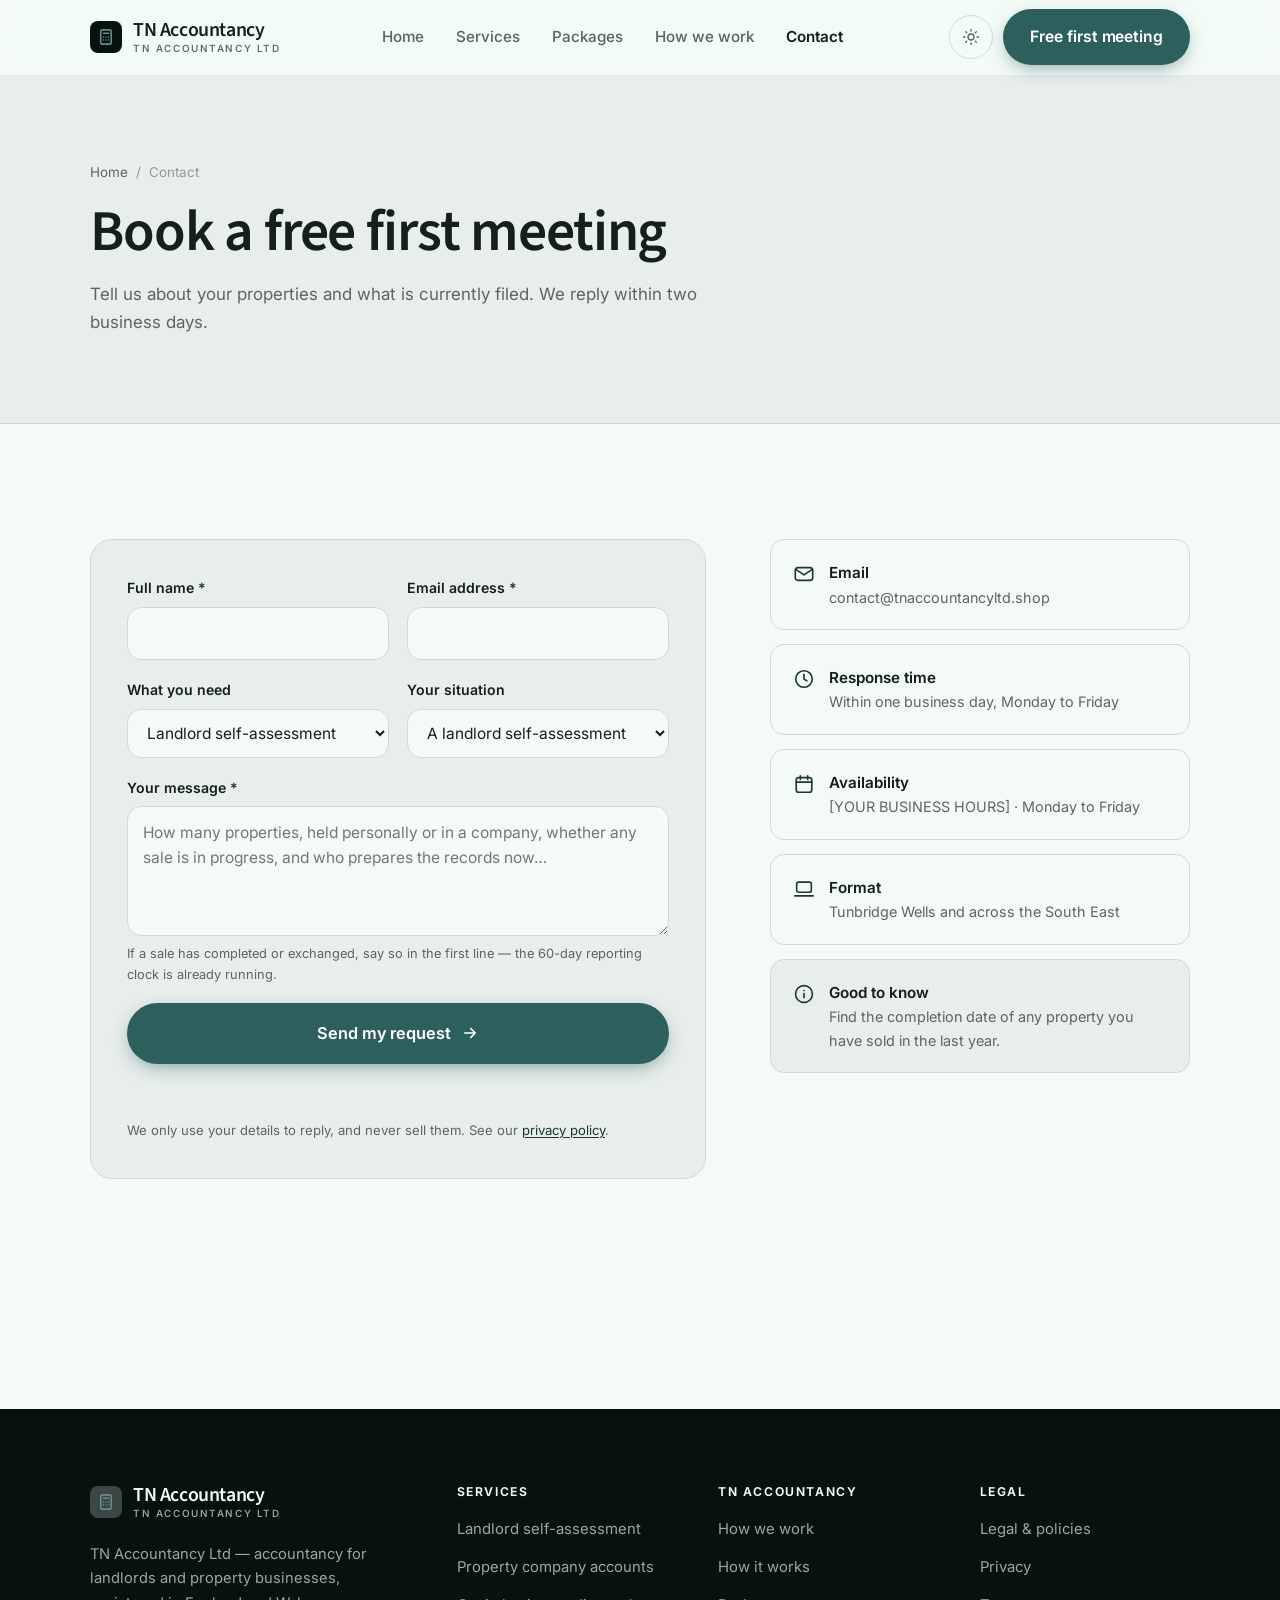
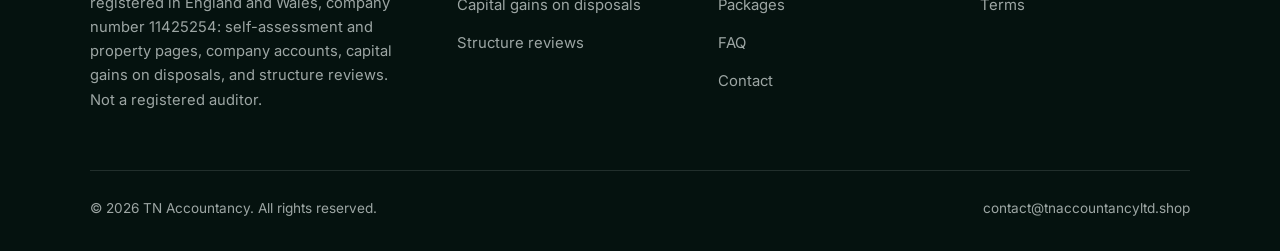
<file: contact.html>
<!DOCTYPE html>
<html lang="en" class="no-js">
<head>
<meta charset="utf-8">
<meta name="viewport" content="width=device-width, initial-scale=1">
<title>Contact — TN Accountancy</title>
<meta name="description" content="Contact TN Accountancy Ltd. We reply within two business days.">
<link rel="canonical" href="https://tnaccountancyltd.shop/contact.html">

<meta property="og:type" content="website">
<meta property="og:url" content="https://tnaccountancyltd.shop/contact.html">
<meta property="og:site_name" content="TN Accountancy">
<meta property="og:locale" content="en_US">
<meta property="og:title" content="Contact — TN Accountancy">
<meta property="og:description" content="Contact TN Accountancy Ltd. We reply within two business days.">
<meta name="theme-color" content="#05120f">

<link rel="icon" href="assets/img/favicon.svg" type="image/svg+xml">
<link rel="preconnect" href="https://fonts.googleapis.com">
<link rel="preconnect" href="https://fonts.gstatic.com" crossorigin>
<link rel="stylesheet" href="https://fonts.googleapis.com/css2?family=Source+Sans+3:wght@400..700&family=Inter:wght@400..700&display=swap">
<link rel="stylesheet" href="assets/css/style.css">

<!-- Thème appliqué avant le premier rendu (évite le flash) -->
<script>
document.documentElement.classList.remove('no-js');
(function(){try{var t=localStorage.getItem('site-theme');if(t){document.documentElement.setAttribute('data-theme',t);}}catch(e){}})();
</script>
</head>

<body>
<a class="skip-link" href="#main">Skip to main content</a>

<header class="site-header">
  <nav class="wrap nav" aria-label="Main navigation">
    <a class="brand" href="index.html">
      <svg class="brand__mark" viewBox="0 0 64 64" aria-hidden="true">
        <rect class="bm-bg" width="64" height="64" rx="16"/>
        <g class="bm-ic" transform="translate(14 14) scale(1.5)" fill="none" stroke-width="2.1" stroke-linecap="round" stroke-linejoin="round"><rect x="5" y="2.5" width="14" height="19" rx="2.5"/><path d="M8.5 7h7M8.5 12h.01M12 12h.01M15.5 12h.01M8.5 16h.01M12 16h.01M15.5 16h.01"/></g>
      </svg>
      <span>TN Accountancy<span class="brand__sub">TN Accountancy Ltd</span></span>
    </a>

    <ul class="nav__links" id="nav-links">
      <li><a href="index.html">Home</a></li>
      <li><a href="programs.html">Services</a></li>
      <li><a href="index.html#pricing">Packages</a></li>
      <li><a href="about.html">How we work</a></li>
      <li><a href="contact.html" aria-current="page">Contact</a></li>
      <li><a class="btn btn--primary" href="contact.html">Free first meeting</a></li>
    </ul>

    <div class="nav__cta">
      <button class="theme-toggle" type="button" aria-label="Switch to dark theme">
        <svg class="icon-sun" viewBox="0 0 24 24" fill="none" stroke="currentColor" stroke-width="1.8" stroke-linecap="round" aria-hidden="true"><circle cx="12" cy="12" r="4"/><path d="M12 2v2m0 16v2M2 12h2m16 0h2M4.9 4.9l1.4 1.4m11.4 11.4 1.4 1.4M19.1 4.9l-1.4 1.4M6.3 17.7l-1.4 1.4"/></svg>
        <svg class="icon-moon" viewBox="0 0 24 24" fill="none" stroke="currentColor" stroke-width="1.8" stroke-linecap="round" stroke-linejoin="round" aria-hidden="true"><path d="M21 12.8A9 9 0 1 1 11.2 3a7 7 0 0 0 9.8 9.8z"/></svg>
      </button>
      <a class="btn btn--primary" href="contact.html">Free first meeting</a>
      <button class="nav__toggle" type="button" aria-expanded="false" aria-controls="nav-links" aria-label="Open menu">
        <svg class="icon-open" viewBox="0 0 24 24" fill="none" stroke="currentColor" stroke-width="2" stroke-linecap="round" aria-hidden="true"><path d="M3 6h18M3 12h18M3 18h18"/></svg>
        <svg class="icon-close" viewBox="0 0 24 24" fill="none" stroke="currentColor" stroke-width="2" stroke-linecap="round" aria-hidden="true"><path d="M6 6l12 12M18 6L6 18"/></svg>
      </button>
    </div>
  </nav>
</header>

<main id="main">

<section class="page-head">
  <div class="wrap">
    <nav class="breadcrumb" aria-label="Breadcrumb">
      <a href="index.html">Home</a><span>/</span><span aria-current="page">Contact</span>
    </nav>
    <h1>Book a free first meeting</h1>
    <p>Tell us about your properties and what is currently filed. We reply within two business days.</p>
  </div>
</section>

<section class="section wrap">
  <div class="form-layout">

    <!--
      FORM: the action attribute holds a placeholder id. Create a free form at
      https://formspree.io and replace VOTRE_ID_FORMSPREE. Until then, the button
      opens the visitor's email app with a pre-filled message to contact@tnaccountancyltd.shop.
    -->
    <form class="form" id="contact-form" action="https://formspree.io/f/VOTRE_ID_FORMSPREE" method="POST"
          data-email="contact@tnaccountancyltd.shop" data-subject="Accountancy enquiry"
          data-msg-mail="Your email app will open with the message ready to send." data-msg-sending="Sending…"
          data-msg-ok="Thanks! Your message is on its way. We reply within one business day." data-msg-err="Sending failed. Please email us directly at">
      <div class="form__row">
        <div class="field">
          <label for="nom">Full name <span class="req" aria-hidden="true">*</span></label>
          <input type="text" id="nom" name="nom" autocomplete="name" required>
        </div>
        <div class="field">
          <label for="email">Email address <span class="req" aria-hidden="true">*</span></label>
          <input type="email" id="email" name="email" autocomplete="email" required>
        </div>
      </div>

      <div class="form__row">
        <div class="field">
          <label for="programme">What you need</label>
          <select id="programme" name="programme">
            <option>Landlord self-assessment</option>
            <option>Property company accounts</option>
            <option>Capital gains on disposals</option>
            <option>Structure reviews</option>
            <option>Not sure yet</option>
          </select>
        </div>
        <div class="field">
          <label for="niveau">Your situation</label>
          <select id="niveau" name="niveau">
            <option>A landlord self-assessment</option>
            <option>A property company</option>
            <option>Selling a property</option>
            <option>Thinking about incorporating</option>
          </select>
        </div>
      </div>

      <div class="field">
        <label for="message">Your message <span class="req" aria-hidden="true">*</span></label>
        <textarea id="message" name="message" required placeholder="How many properties, held personally or in a company, whether any sale is in progress, and who prepares the records now…"></textarea>
        <span class="field__hint">If a sale has completed or exchanged, say so in the first line — the 60-day reporting clock is already running.</span>
      </div>

      <!-- Bot trap: hidden from humans -->
      <div class="visually-hidden" aria-hidden="true">
        <label for="site-web">Leave this field empty</label>
        <input type="text" id="site-web" name="_gotcha" tabindex="-1" autocomplete="off">
      </div>

      <button class="btn btn--primary btn--lg" type="submit">Send my request <svg viewBox="0 0 24 24" fill="none" stroke="currentColor" stroke-width="2.2" stroke-linecap="round" stroke-linejoin="round" aria-hidden="true"><path d="M5 12h14M13 6l6 6-6 6"/></svg></button>

      <p id="form-status" class="form__status" role="status" aria-live="polite"></p>

      <p class="form__note">
        We only use your details to reply, and never sell them. See our <a href="legal.html#privacy">privacy policy</a>.
      </p>
    </form>

    <aside class="contact-aside">
      <div class="contact-card">
        <svg viewBox="0 0 24 24" fill="none" stroke="currentColor" stroke-width="1.8" stroke-linecap="round" stroke-linejoin="round" aria-hidden="true"><rect x="2.5" y="5" width="19" height="14" rx="3"/><path d="M3 7l9 6 9-6"/></svg>
        <div><b>Email</b><a href="mailto:contact@tnaccountancyltd.shop">contact@tnaccountancyltd.shop</a></div>
      </div>
      <div class="contact-card">
        <svg viewBox="0 0 24 24" fill="none" stroke="currentColor" stroke-width="1.8" stroke-linecap="round" stroke-linejoin="round" aria-hidden="true"><circle cx="12" cy="12" r="9"/><path d="M12 7v5l3.2 2"/></svg>
        <div><b>Response time</b><span>Within one business day, Monday to Friday</span></div>
      </div>
      <div class="contact-card">
        <svg viewBox="0 0 24 24" fill="none" stroke="currentColor" stroke-width="1.8" stroke-linecap="round" stroke-linejoin="round" aria-hidden="true"><rect x="3.5" y="5" width="17" height="16" rx="2.5"/><path d="M8 3v4M16 3v4M3.5 10h17"/></svg>
        <div><b>Availability</b><span>[YOUR BUSINESS HOURS] · Monday to Friday</span></div>
      </div>
      <div class="contact-card">
        <svg viewBox="0 0 24 24" fill="none" stroke="currentColor" stroke-width="1.8" stroke-linecap="round" stroke-linejoin="round" aria-hidden="true"><rect x="4" y="4.5" width="16" height="11" rx="2"/><path d="M2 19.5h20"/></svg>
        <div><b>Format</b><span>Tunbridge Wells and across the South East</span></div>
      </div>
      <div class="contact-card contact-card--soft">
        <svg viewBox="0 0 24 24" fill="none" stroke="currentColor" stroke-width="1.8" stroke-linecap="round" stroke-linejoin="round" aria-hidden="true"><circle cx="12" cy="12" r="9.2"/><path d="M12 16v-4.5M12 8.2v.1"/></svg>
        <div><b>Good to know</b><span>Find the completion date of any property you have sold in the last year.</span></div>
      </div>
    </aside>

  </div>
</section>

</main>

<footer class="site-footer">
  <div class="wrap">
    <div class="footer__grid">
      <div class="footer__brand">
        <a class="brand" href="index.html">
          <svg class="brand__mark" viewBox="0 0 64 64" aria-hidden="true">
        <rect class="bm-bg" width="64" height="64" rx="16"/>
        <g class="bm-ic" transform="translate(14 14) scale(1.5)" fill="none" stroke-width="2.1" stroke-linecap="round" stroke-linejoin="round"><rect x="5" y="2.5" width="14" height="19" rx="2.5"/><path d="M8.5 7h7M8.5 12h.01M12 12h.01M15.5 12h.01M8.5 16h.01M12 16h.01M15.5 16h.01"/></g>
      </svg>
          <span>TN Accountancy<span class="brand__sub">TN Accountancy Ltd</span></span>
        </a>
        <p>TN Accountancy Ltd — accountancy for landlords and property businesses, registered in England and Wales, company number 11425254: self-assessment and property pages, company accounts, capital gains on disposals, and structure reviews. Not a registered auditor.</p>
      </div>

      <div class="footer__col">
        <h4>Services</h4>
        <ul>
          <li><a href="programs.html#selfassessment">Landlord self-assessment</a></li>
          <li><a href="programs.html#company">Property company accounts</a></li>
          <li><a href="programs.html#cgt">Capital gains on disposals</a></li>
          <li><a href="programs.html#structure">Structure reviews</a></li>
        </ul>
      </div>

      <div class="footer__col">
        <h4>TN Accountancy</h4>
        <ul>
          <li><a href="about.html">How we work</a></li>
          <li><a href="index.html#how-it-works">How it works</a></li>
          <li><a href="index.html#pricing">Packages</a></li>
          <li><a href="index.html#faq">FAQ</a></li>
          <li><a href="contact.html">Contact</a></li>
        </ul>
      </div>

      <div class="footer__col">
        <h4>Legal</h4>
        <ul>
          <li><a href="legal.html">Legal &amp; policies</a></li>
          <li><a href="legal.html#privacy">Privacy</a></li>
          <li><a href="legal.html#terms">Terms</a></li>
        </ul>
      </div>
    </div>

    <div class="footer__bottom">
      <p>© <span data-year>2026</span> TN Accountancy. All rights reserved.</p>
      <p><a href="mailto:contact@tnaccountancyltd.shop">contact@tnaccountancyltd.shop</a></p>
    </div>
  </div>
</footer>

<script src="assets/js/main.js" defer></script>
</body>
</html>
</file>
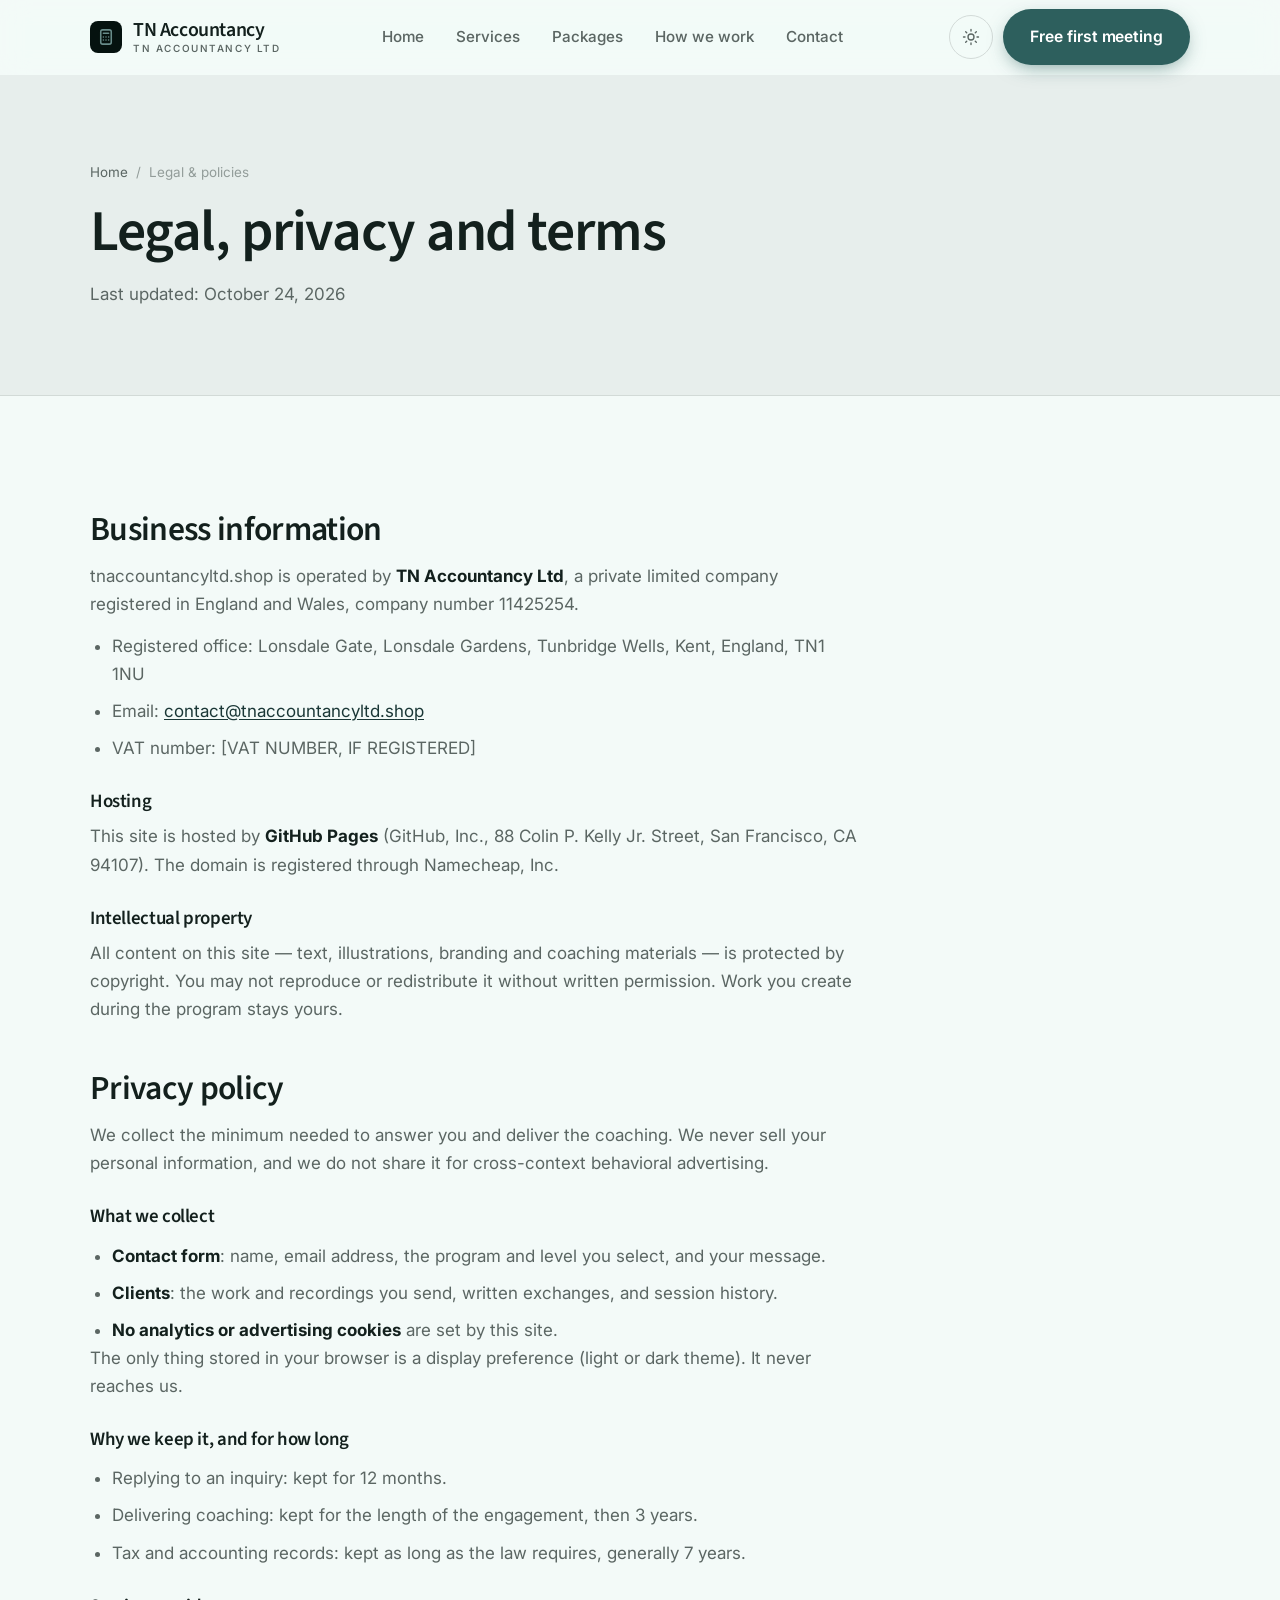
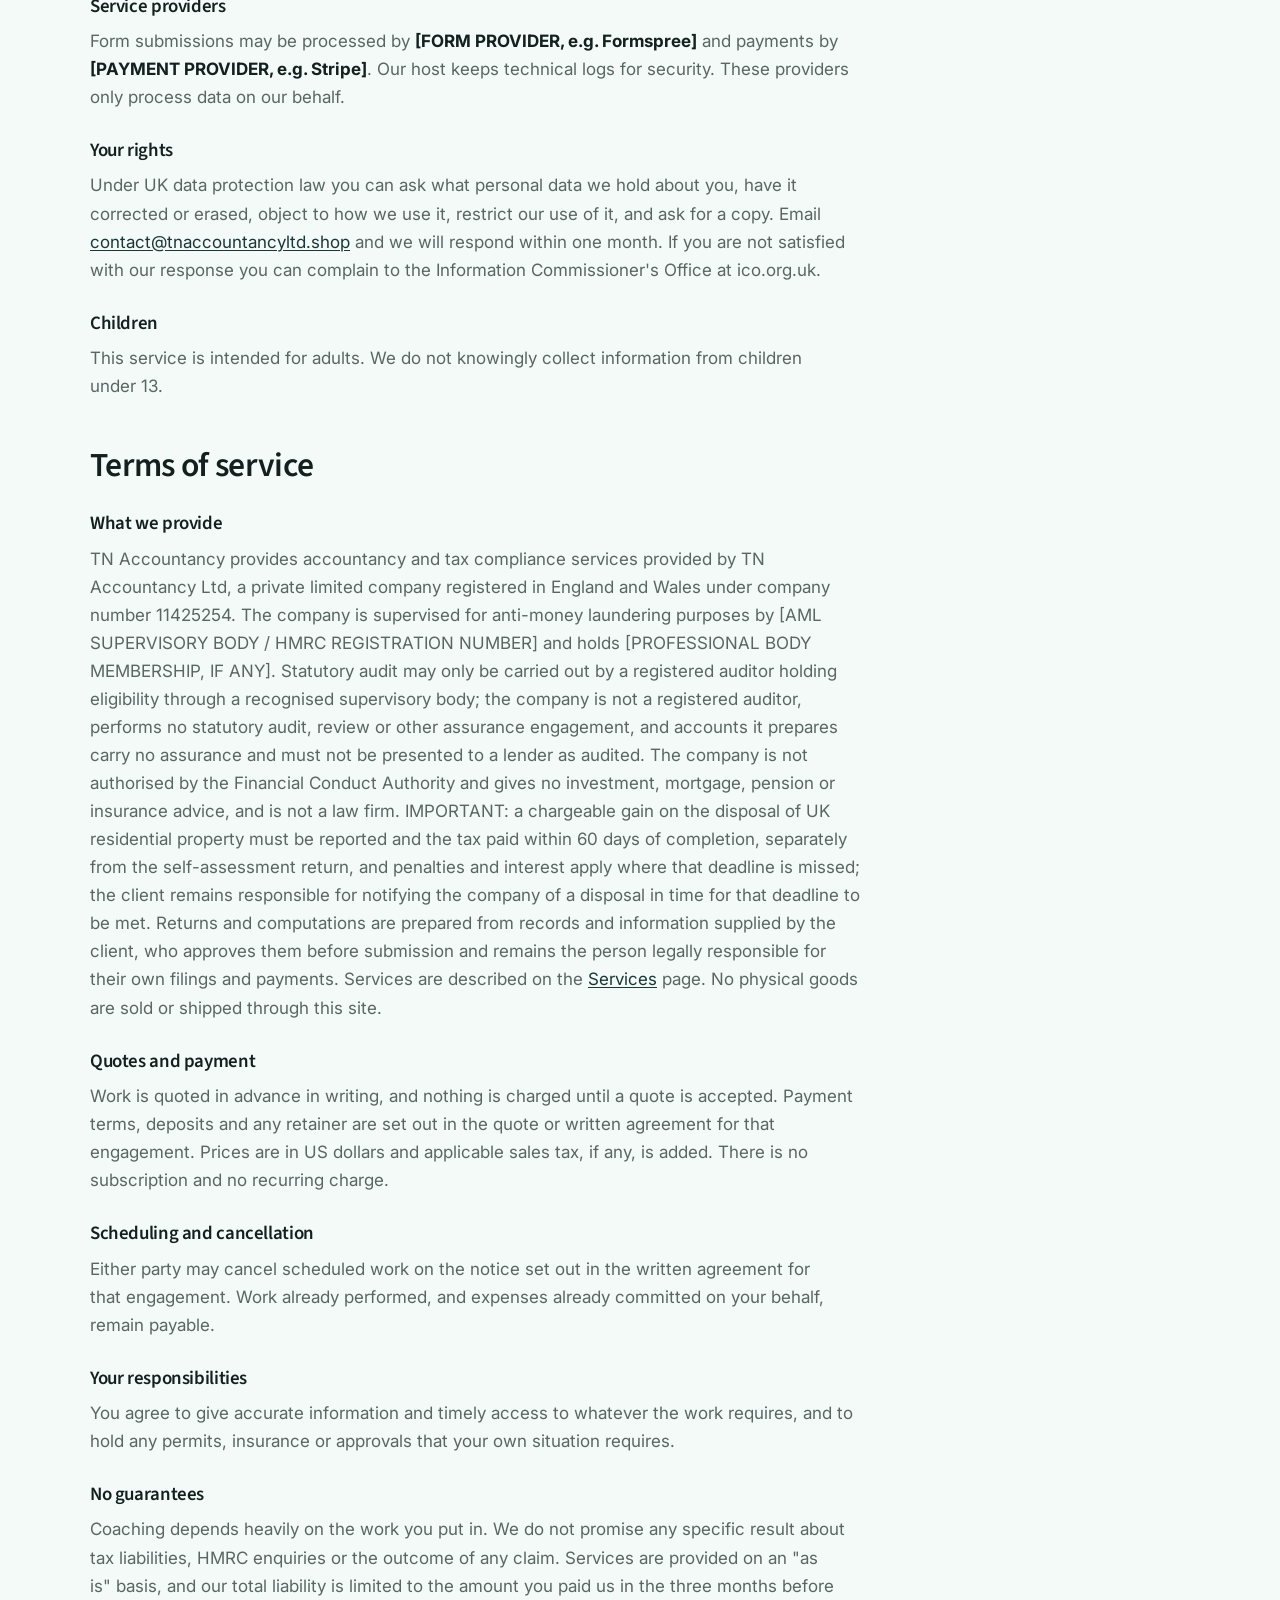
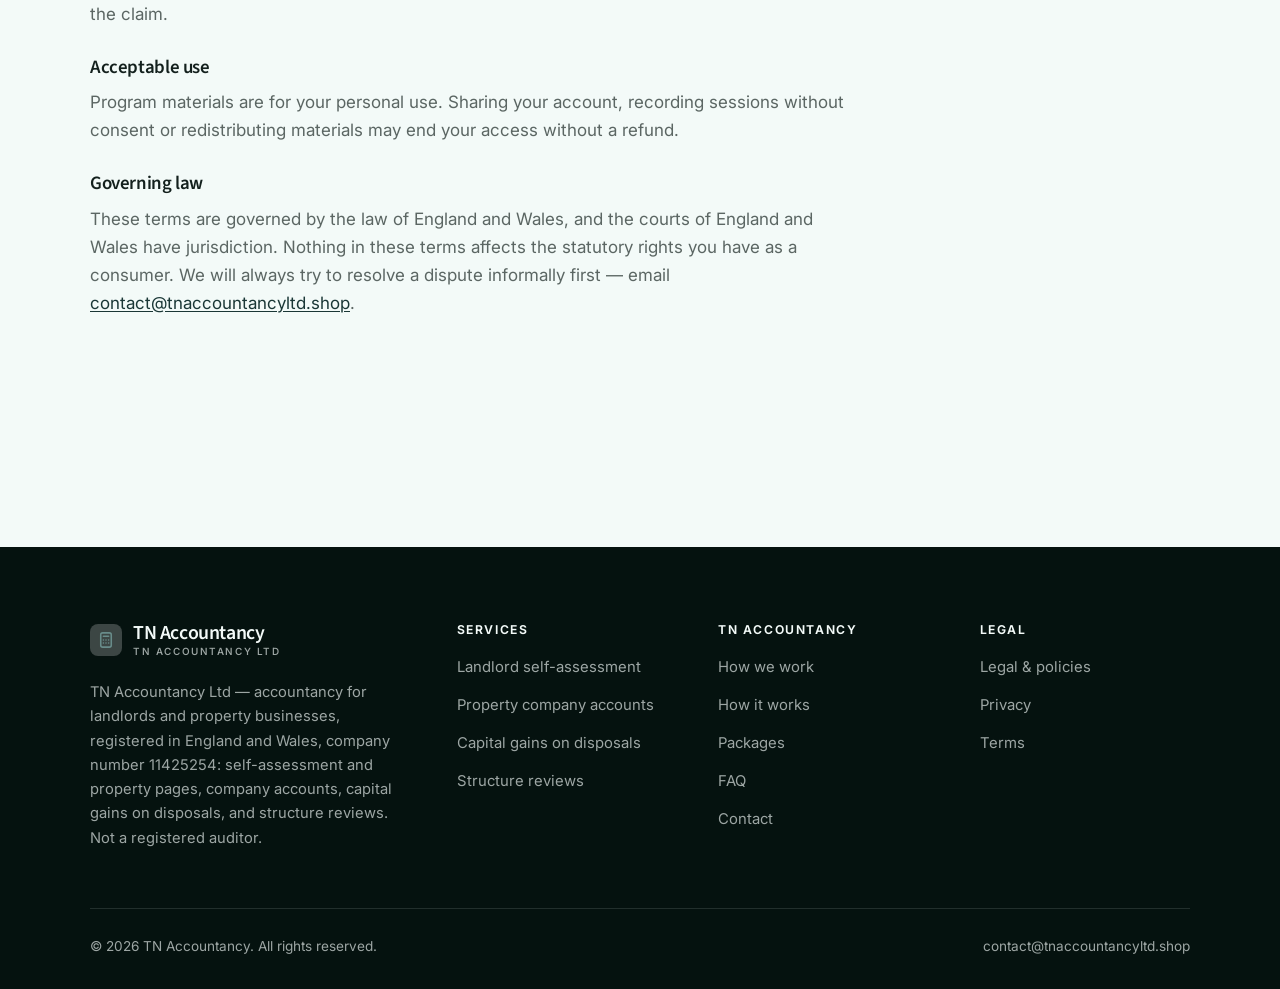
<file: legal.html>
<!DOCTYPE html>
<html lang="en" class="no-js">
<head>
<meta charset="utf-8">
<meta name="viewport" content="width=device-width, initial-scale=1">
<title>Legal, privacy and terms — TN Accountancy</title>
<meta name="description" content="Business information, privacy policy and terms of service for TN Accountancy.">
<meta name="robots" content="noindex">

<meta property="og:type" content="website">
<meta property="og:url" content="https://tnaccountancyltd.shop/legal.html">
<meta property="og:site_name" content="TN Accountancy">
<meta property="og:locale" content="en_US">
<meta property="og:title" content="Legal, privacy and terms — TN Accountancy">
<meta property="og:description" content="Business information, privacy policy and terms of service for TN Accountancy.">
<meta name="theme-color" content="#05120f">

<link rel="icon" href="assets/img/favicon.svg" type="image/svg+xml">
<link rel="preconnect" href="https://fonts.googleapis.com">
<link rel="preconnect" href="https://fonts.gstatic.com" crossorigin>
<link rel="stylesheet" href="https://fonts.googleapis.com/css2?family=Source+Sans+3:wght@400..700&family=Inter:wght@400..700&display=swap">
<link rel="stylesheet" href="assets/css/style.css">

<!-- Thème appliqué avant le premier rendu (évite le flash) -->
<script>
document.documentElement.classList.remove('no-js');
(function(){try{var t=localStorage.getItem('site-theme');if(t){document.documentElement.setAttribute('data-theme',t);}}catch(e){}})();
</script>
</head>

<body>
<a class="skip-link" href="#main">Skip to main content</a>

<header class="site-header">
  <nav class="wrap nav" aria-label="Main navigation">
    <a class="brand" href="index.html">
      <svg class="brand__mark" viewBox="0 0 64 64" aria-hidden="true">
        <rect class="bm-bg" width="64" height="64" rx="16"/>
        <g class="bm-ic" transform="translate(14 14) scale(1.5)" fill="none" stroke-width="2.1" stroke-linecap="round" stroke-linejoin="round"><rect x="5" y="2.5" width="14" height="19" rx="2.5"/><path d="M8.5 7h7M8.5 12h.01M12 12h.01M15.5 12h.01M8.5 16h.01M12 16h.01M15.5 16h.01"/></g>
      </svg>
      <span>TN Accountancy<span class="brand__sub">TN Accountancy Ltd</span></span>
    </a>

    <ul class="nav__links" id="nav-links">
      <li><a href="index.html">Home</a></li>
      <li><a href="programs.html">Services</a></li>
      <li><a href="index.html#pricing">Packages</a></li>
      <li><a href="about.html">How we work</a></li>
      <li><a href="contact.html">Contact</a></li>
      <li><a class="btn btn--primary" href="contact.html">Free first meeting</a></li>
    </ul>

    <div class="nav__cta">
      <button class="theme-toggle" type="button" aria-label="Switch to dark theme">
        <svg class="icon-sun" viewBox="0 0 24 24" fill="none" stroke="currentColor" stroke-width="1.8" stroke-linecap="round" aria-hidden="true"><circle cx="12" cy="12" r="4"/><path d="M12 2v2m0 16v2M2 12h2m16 0h2M4.9 4.9l1.4 1.4m11.4 11.4 1.4 1.4M19.1 4.9l-1.4 1.4M6.3 17.7l-1.4 1.4"/></svg>
        <svg class="icon-moon" viewBox="0 0 24 24" fill="none" stroke="currentColor" stroke-width="1.8" stroke-linecap="round" stroke-linejoin="round" aria-hidden="true"><path d="M21 12.8A9 9 0 1 1 11.2 3a7 7 0 0 0 9.8 9.8z"/></svg>
      </button>
      <a class="btn btn--primary" href="contact.html">Free first meeting</a>
      <button class="nav__toggle" type="button" aria-expanded="false" aria-controls="nav-links" aria-label="Open menu">
        <svg class="icon-open" viewBox="0 0 24 24" fill="none" stroke="currentColor" stroke-width="2" stroke-linecap="round" aria-hidden="true"><path d="M3 6h18M3 12h18M3 18h18"/></svg>
        <svg class="icon-close" viewBox="0 0 24 24" fill="none" stroke="currentColor" stroke-width="2" stroke-linecap="round" aria-hidden="true"><path d="M6 6l12 12M18 6L6 18"/></svg>
      </button>
    </div>
  </nav>
</header>

<main id="main">

<section class="page-head">
  <div class="wrap">
    <nav class="breadcrumb" aria-label="Breadcrumb">
      <a href="index.html">Home</a><span>/</span><span aria-current="page">Legal &amp; policies</span>
    </nav>
    <h1>Legal, privacy and terms</h1>
    <p>Last updated: <time datetime="2026-10-24">October 24, 2026</time></p>
  </div>
</section>

<section class="section wrap">
  <div class="prose">

    <!--
      TO DO: this is a skeleton, not legal advice. Replace every [BRACKET] with
      your real details before selling, and have a lawyer review it if you can.
      Consumer protection rules differ by state.
    -->

    <h2 id="business">Business information</h2>
    <p>
      tnaccountancyltd.shop is operated by <strong>TN Accountancy Ltd</strong>, a private limited
      company registered in England and Wales, company number 11425254.
    </p>
    <ul>
      <li>Registered office: Lonsdale Gate, Lonsdale Gardens, Tunbridge Wells, Kent, England, TN1 1NU</li>
      <li>Email: <a href="mailto:contact@tnaccountancyltd.shop">contact@tnaccountancyltd.shop</a></li>
      <li>VAT number: [VAT NUMBER, IF REGISTERED]</li>
    </ul>

    <h3>Hosting</h3>
    <p>
      This site is hosted by <strong>GitHub Pages</strong> (GitHub, Inc., 88 Colin P. Kelly Jr. Street,
      San Francisco, CA 94107). The domain is registered through Namecheap, Inc.
    </p>

    <h3>Intellectual property</h3>
    <p>
      All content on this site — text, illustrations, branding and coaching materials — is protected by
      copyright. You may not reproduce or redistribute it without written permission. Work you create during
      the program stays yours.
    </p>

    <h2 id="privacy">Privacy policy</h2>
    <p>
      We collect the minimum needed to answer you and deliver the coaching. We never sell your personal
      information, and we do not share it for cross-context behavioral advertising.
    </p>
    <h3>What we collect</h3>
    <ul>
      <li><strong>Contact form</strong>: name, email address, the program and level you select, and your message.</li>
      <li><strong>Clients</strong>: the work and recordings you send, written exchanges, and session history.</li>
      <li><strong>No analytics or advertising cookies</strong> are set by this site.</li>
    </ul>
    <p>
      The only thing stored in your browser is a display preference (light or dark theme). It never reaches us.
    </p>
    <h3>Why we keep it, and for how long</h3>
    <ul>
      <li>Replying to an inquiry: kept for 12 months.</li>
      <li>Delivering coaching: kept for the length of the engagement, then 3 years.</li>
      <li>Tax and accounting records: kept as long as the law requires, generally 7 years.</li>
    </ul>
    <h3>Service providers</h3>
    <p>
      Form submissions may be processed by <strong>[FORM PROVIDER, e.g. Formspree]</strong> and payments by
      <strong>[PAYMENT PROVIDER, e.g. Stripe]</strong>. Our host keeps technical logs for security. These
      providers only process data on our behalf.
    </p>
    <h3>Your rights</h3>
    <p>
      Under UK data protection law you can ask what personal data we hold about you, have it corrected or
      erased, object to how we use it, restrict our use of it, and ask for a copy. Email
      <a href="mailto:contact@tnaccountancyltd.shop">contact@tnaccountancyltd.shop</a> and we will respond within one month. If you are not satisfied with
      our response you can complain to the Information Commissioner's Office at ico.org.uk.
    </p>
    <h3>Children</h3>
    <p>
      This service is intended for adults. We do not knowingly collect information from children under 13.
    </p>

    <h2 id="terms">Terms of service</h2>
    <h3>What we provide</h3>
    <p>
      TN Accountancy provides accountancy and tax compliance services provided by TN Accountancy Ltd, a private limited company registered in England and Wales under company number 11425254. The company is supervised for anti-money laundering purposes by [AML SUPERVISORY BODY / HMRC REGISTRATION NUMBER] and holds [PROFESSIONAL BODY MEMBERSHIP, IF ANY]. Statutory audit may only be carried out by a registered auditor holding eligibility through a recognised supervisory body; the company is not a registered auditor, performs no statutory audit, review or other assurance engagement, and accounts it prepares carry no assurance and must not be presented to a lender as audited. The company is not authorised by the Financial Conduct Authority and gives no investment, mortgage, pension or insurance advice, and is not a law firm. IMPORTANT: a chargeable gain on the disposal of UK residential property must be reported and the tax paid within 60 days of completion, separately from the self-assessment return, and penalties and interest apply where that deadline is missed; the client remains responsible for notifying the company of a disposal in time for that deadline to be met. Returns and computations are prepared from records and information supplied by the client, who approves them before submission and remains the person legally responsible for their own filings and payments. Services are described on the
      <a href="programs.html">Services</a> page. No physical goods are sold or shipped through this site.
    </p>
    <h3>Quotes and payment</h3>
    <p>
      Work is quoted in advance in writing, and nothing is charged until a quote is accepted. Payment terms,
      deposits and any retainer are set out in the quote or written agreement for that engagement. Prices are in
      US dollars and applicable sales tax, if any, is added. There is no subscription and no recurring charge.
    </p>
    <h3>Scheduling and cancellation</h3>
    <p>
      Either party may cancel scheduled work on the notice set out in the written agreement for that engagement.
      Work already performed, and expenses already committed on your behalf, remain payable.
    </p>
    <h3>Your responsibilities</h3>
    <p>
      You agree to give accurate information and timely access to whatever the work requires, and to hold any
      permits, insurance or approvals that your own situation requires.
    </p>

    <h3>No guarantees</h3>
    <p>
      Coaching depends heavily on the work you put in. We do not promise any specific result
      about tax liabilities, HMRC enquiries or the outcome of any claim. Services are provided on an "as is" basis, and our total
      liability is limited to the amount you paid us in the three months before the claim.
    </p>
    <h3>Acceptable use</h3>
    <p>
      Program materials are for your personal use. Sharing your account, recording sessions without consent
      or redistributing materials may end your access without a refund.
    </p>
    <h3>Governing law</h3>
    <p>
      These terms are governed by the law of England and Wales, and the courts of England and Wales have
      jurisdiction. Nothing in these terms affects the statutory rights you have as a consumer. We will always
      try to resolve a dispute informally first — email <a href="mailto:contact@tnaccountancyltd.shop">contact@tnaccountancyltd.shop</a>.
    </p>

  </div>
</section>

</main>

<footer class="site-footer">
  <div class="wrap">
    <div class="footer__grid">
      <div class="footer__brand">
        <a class="brand" href="index.html">
          <svg class="brand__mark" viewBox="0 0 64 64" aria-hidden="true">
        <rect class="bm-bg" width="64" height="64" rx="16"/>
        <g class="bm-ic" transform="translate(14 14) scale(1.5)" fill="none" stroke-width="2.1" stroke-linecap="round" stroke-linejoin="round"><rect x="5" y="2.5" width="14" height="19" rx="2.5"/><path d="M8.5 7h7M8.5 12h.01M12 12h.01M15.5 12h.01M8.5 16h.01M12 16h.01M15.5 16h.01"/></g>
      </svg>
          <span>TN Accountancy<span class="brand__sub">TN Accountancy Ltd</span></span>
        </a>
        <p>TN Accountancy Ltd — accountancy for landlords and property businesses, registered in England and Wales, company number 11425254: self-assessment and property pages, company accounts, capital gains on disposals, and structure reviews. Not a registered auditor.</p>
      </div>

      <div class="footer__col">
        <h4>Services</h4>
        <ul>
          <li><a href="programs.html#selfassessment">Landlord self-assessment</a></li>
          <li><a href="programs.html#company">Property company accounts</a></li>
          <li><a href="programs.html#cgt">Capital gains on disposals</a></li>
          <li><a href="programs.html#structure">Structure reviews</a></li>
        </ul>
      </div>

      <div class="footer__col">
        <h4>TN Accountancy</h4>
        <ul>
          <li><a href="about.html">How we work</a></li>
          <li><a href="index.html#how-it-works">How it works</a></li>
          <li><a href="index.html#pricing">Packages</a></li>
          <li><a href="index.html#faq">FAQ</a></li>
          <li><a href="contact.html">Contact</a></li>
        </ul>
      </div>

      <div class="footer__col">
        <h4>Legal</h4>
        <ul>
          <li><a href="legal.html">Legal &amp; policies</a></li>
          <li><a href="legal.html#privacy">Privacy</a></li>
          <li><a href="legal.html#terms">Terms</a></li>
        </ul>
      </div>
    </div>

    <div class="footer__bottom">
      <p>© <span data-year>2026</span> TN Accountancy. All rights reserved.</p>
      <p><a href="mailto:contact@tnaccountancyltd.shop">contact@tnaccountancyltd.shop</a></p>
    </div>
  </div>
</footer>

<script src="assets/js/main.js" defer></script>
</body>
</html>
</file>
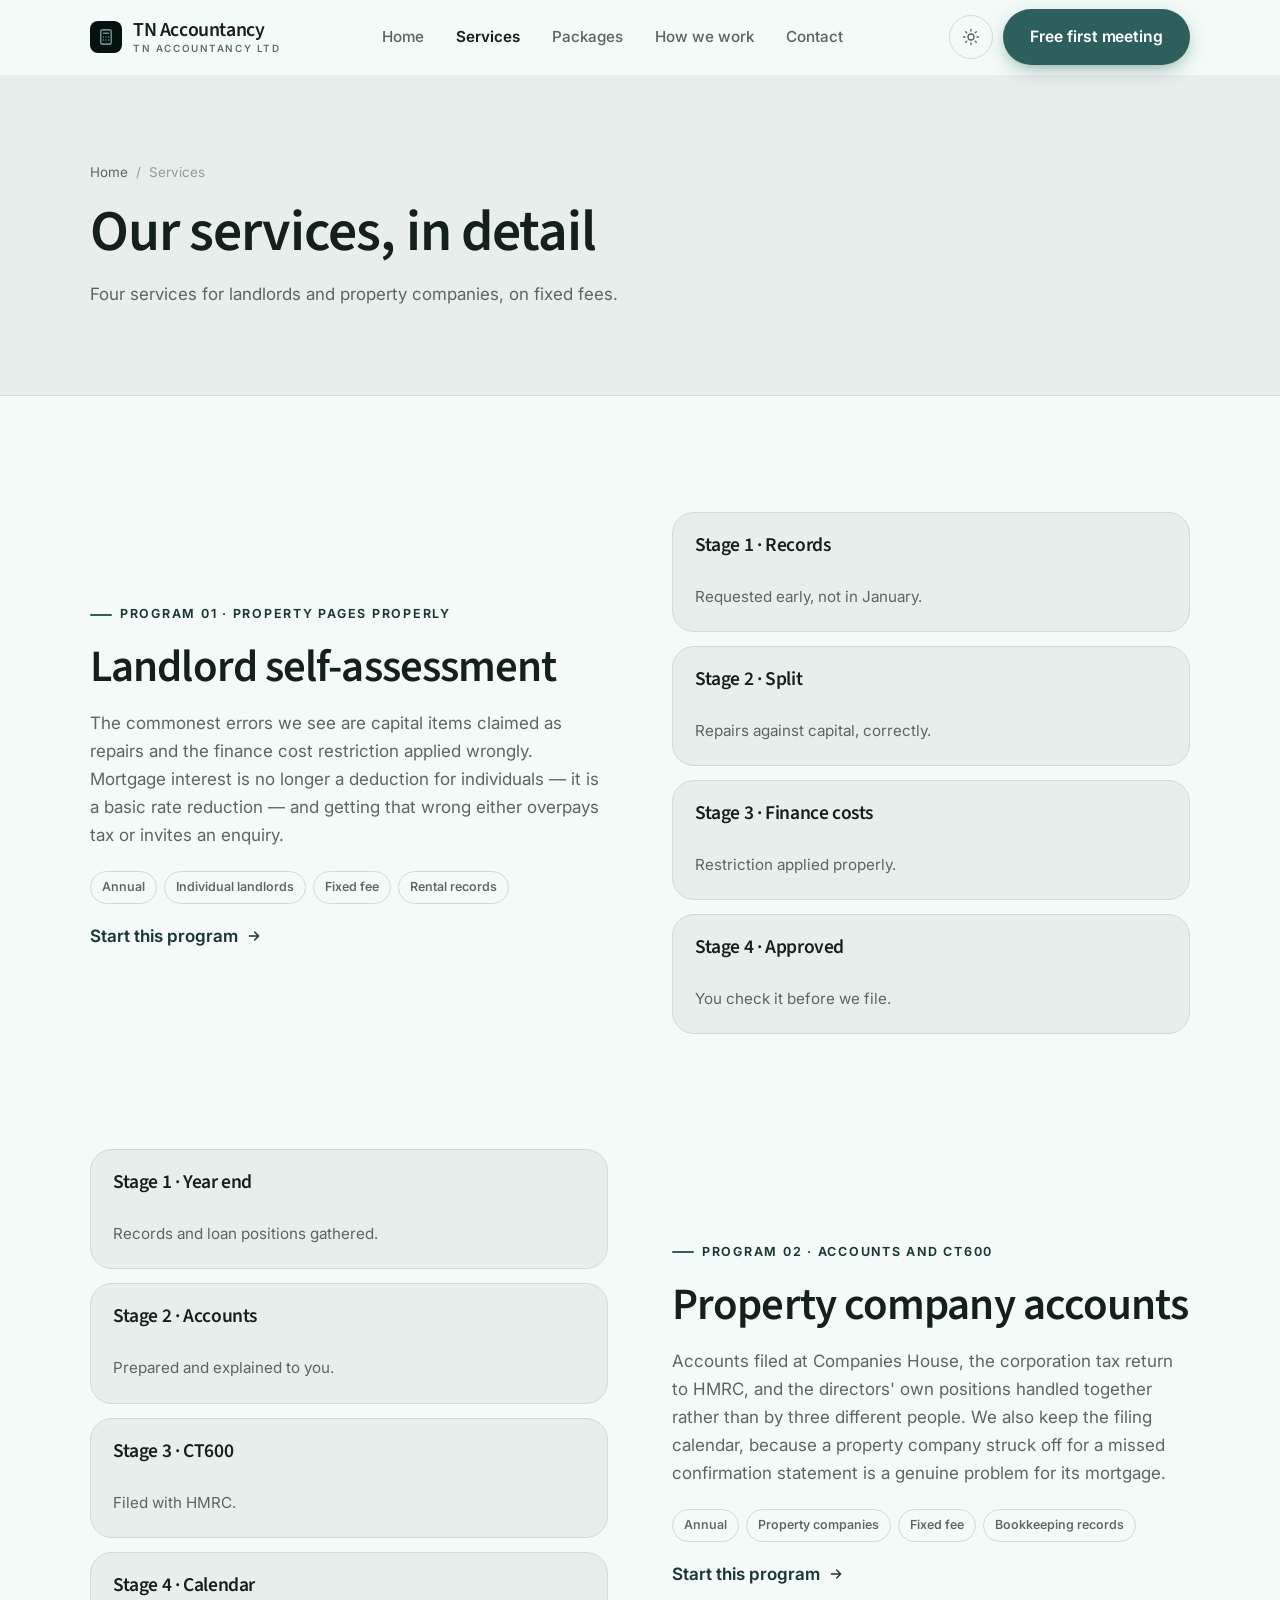
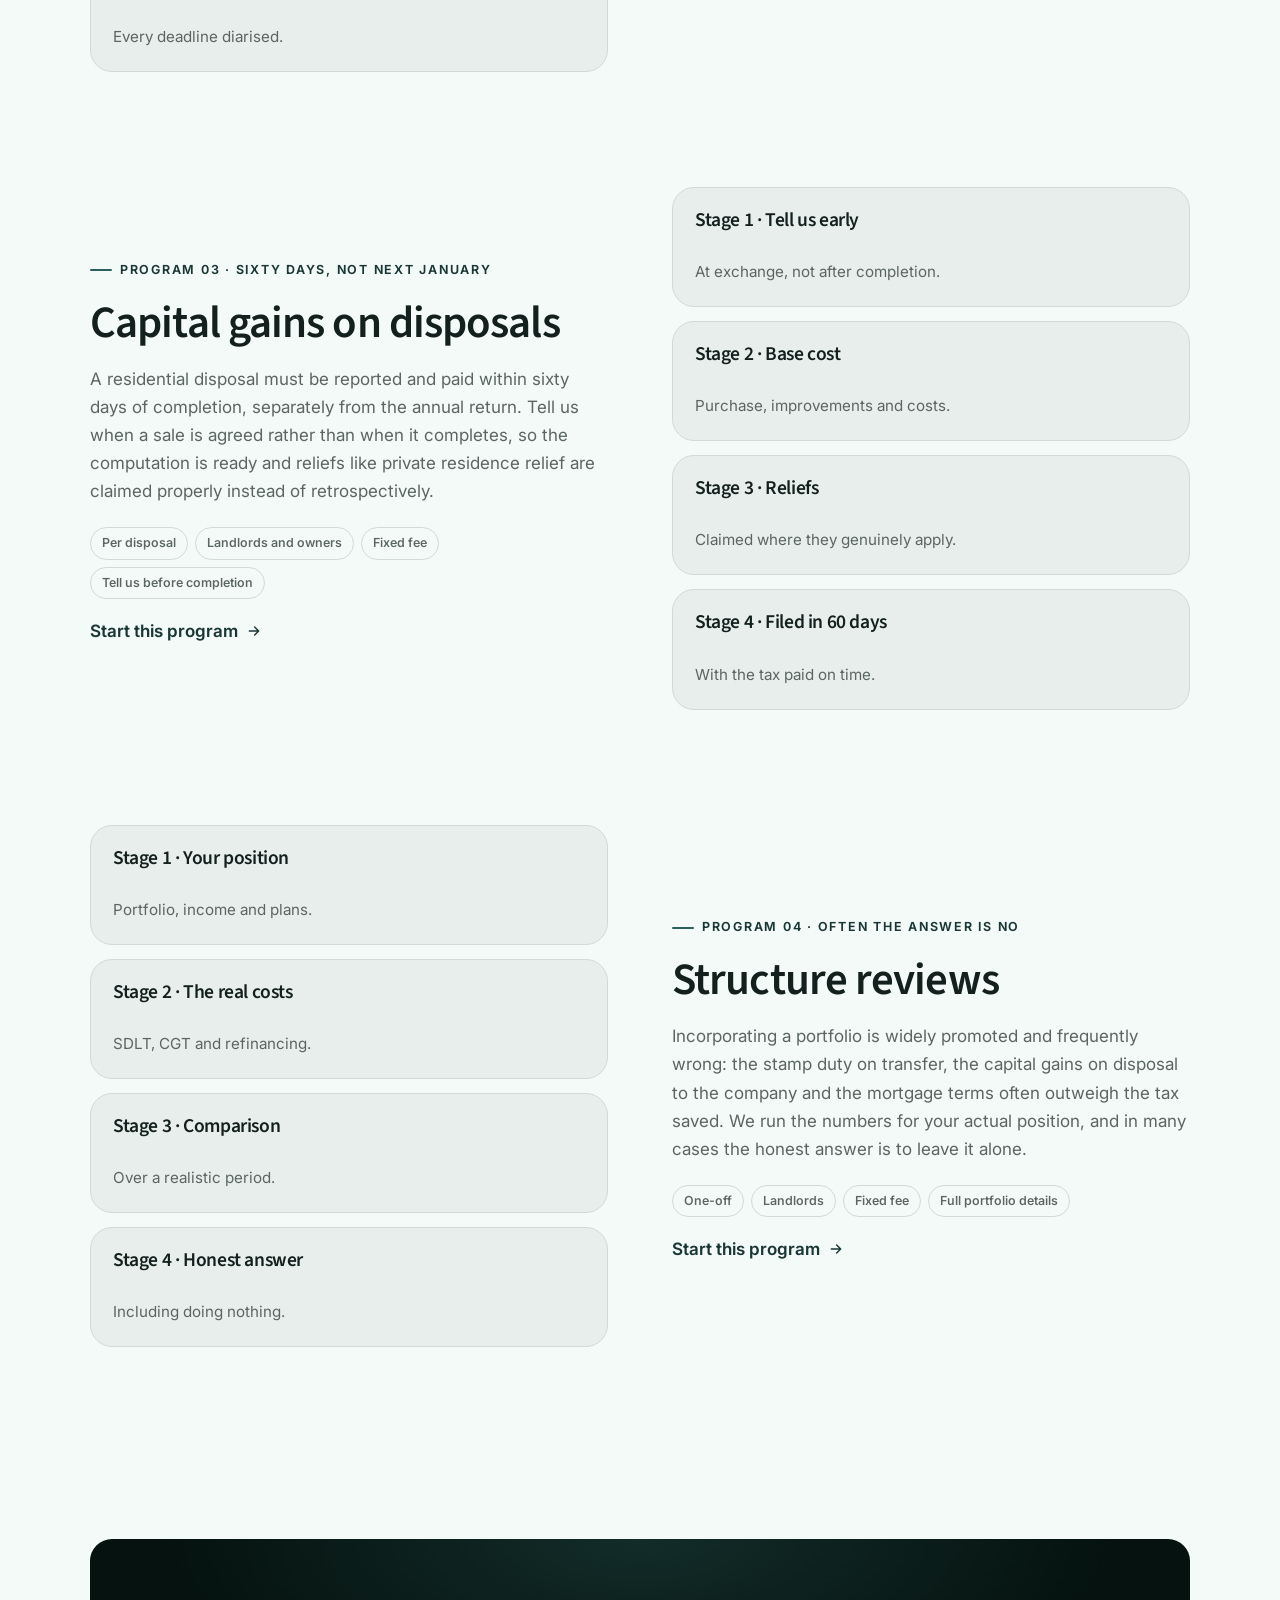
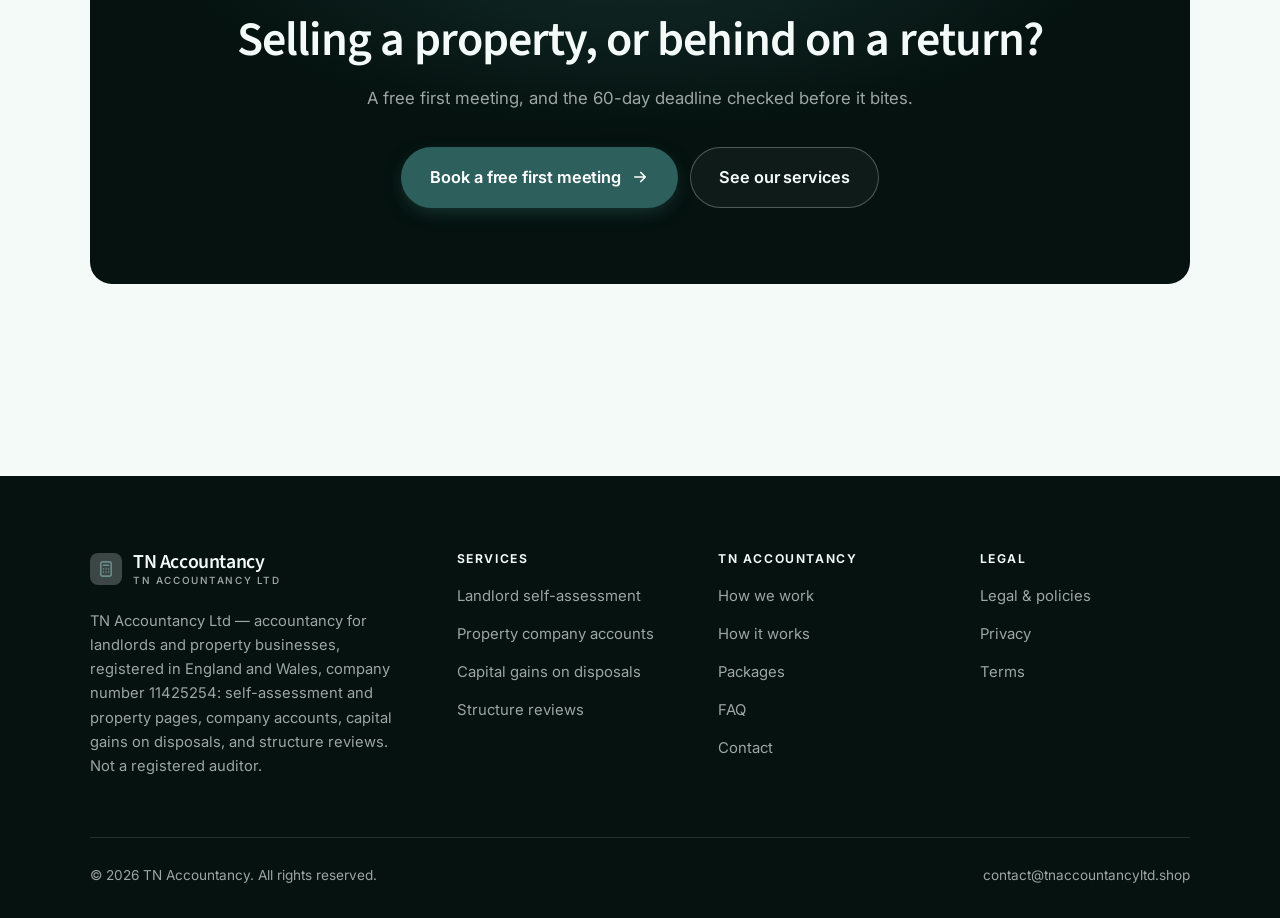
<file: programs.html>
<!DOCTYPE html>
<html lang="en" class="no-js">
<head>
<meta charset="utf-8">
<meta name="viewport" content="width=device-width, initial-scale=1">
<title>Services — TN Accountancy</title>
<meta name="description" content="Services of TN Accountancy Ltd: landlord self-assessment, property company accounts, capital gains on disposals, and structure reviews.">
<link rel="canonical" href="https://tnaccountancyltd.shop/programs.html">

<meta property="og:type" content="website">
<meta property="og:url" content="https://tnaccountancyltd.shop/programs.html">
<meta property="og:site_name" content="TN Accountancy">
<meta property="og:locale" content="en_US">
<meta property="og:title" content="Services — TN Accountancy">
<meta property="og:description" content="Services of TN Accountancy Ltd: landlord self-assessment, property company accounts, capital gains on disposals, and structure reviews.">
<meta name="theme-color" content="#05120f">

<link rel="icon" href="assets/img/favicon.svg" type="image/svg+xml">
<link rel="preconnect" href="https://fonts.googleapis.com">
<link rel="preconnect" href="https://fonts.gstatic.com" crossorigin>
<link rel="stylesheet" href="https://fonts.googleapis.com/css2?family=Source+Sans+3:wght@400..700&family=Inter:wght@400..700&display=swap">
<link rel="stylesheet" href="assets/css/style.css">

<!-- Thème appliqué avant le premier rendu (évite le flash) -->
<script>
document.documentElement.classList.remove('no-js');
(function(){try{var t=localStorage.getItem('site-theme');if(t){document.documentElement.setAttribute('data-theme',t);}}catch(e){}})();
</script>
</head>

<body>
<a class="skip-link" href="#main">Skip to main content</a>

<header class="site-header">
  <nav class="wrap nav" aria-label="Main navigation">
    <a class="brand" href="index.html">
      <svg class="brand__mark" viewBox="0 0 64 64" aria-hidden="true">
        <rect class="bm-bg" width="64" height="64" rx="16"/>
        <g class="bm-ic" transform="translate(14 14) scale(1.5)" fill="none" stroke-width="2.1" stroke-linecap="round" stroke-linejoin="round"><rect x="5" y="2.5" width="14" height="19" rx="2.5"/><path d="M8.5 7h7M8.5 12h.01M12 12h.01M15.5 12h.01M8.5 16h.01M12 16h.01M15.5 16h.01"/></g>
      </svg>
      <span>TN Accountancy<span class="brand__sub">TN Accountancy Ltd</span></span>
    </a>

    <ul class="nav__links" id="nav-links">
      <li><a href="index.html">Home</a></li>
      <li><a href="programs.html" aria-current="page">Services</a></li>
      <li><a href="index.html#pricing">Packages</a></li>
      <li><a href="about.html">How we work</a></li>
      <li><a href="contact.html">Contact</a></li>
      <li><a class="btn btn--primary" href="contact.html">Free first meeting</a></li>
    </ul>

    <div class="nav__cta">
      <button class="theme-toggle" type="button" aria-label="Switch to dark theme">
        <svg class="icon-sun" viewBox="0 0 24 24" fill="none" stroke="currentColor" stroke-width="1.8" stroke-linecap="round" aria-hidden="true"><circle cx="12" cy="12" r="4"/><path d="M12 2v2m0 16v2M2 12h2m16 0h2M4.9 4.9l1.4 1.4m11.4 11.4 1.4 1.4M19.1 4.9l-1.4 1.4M6.3 17.7l-1.4 1.4"/></svg>
        <svg class="icon-moon" viewBox="0 0 24 24" fill="none" stroke="currentColor" stroke-width="1.8" stroke-linecap="round" stroke-linejoin="round" aria-hidden="true"><path d="M21 12.8A9 9 0 1 1 11.2 3a7 7 0 0 0 9.8 9.8z"/></svg>
      </button>
      <a class="btn btn--primary" href="contact.html">Free first meeting</a>
      <button class="nav__toggle" type="button" aria-expanded="false" aria-controls="nav-links" aria-label="Open menu">
        <svg class="icon-open" viewBox="0 0 24 24" fill="none" stroke="currentColor" stroke-width="2" stroke-linecap="round" aria-hidden="true"><path d="M3 6h18M3 12h18M3 18h18"/></svg>
        <svg class="icon-close" viewBox="0 0 24 24" fill="none" stroke="currentColor" stroke-width="2" stroke-linecap="round" aria-hidden="true"><path d="M6 6l12 12M18 6L6 18"/></svg>
      </button>
    </div>
  </nav>
</header>

<main id="main">

<section class="page-head">
  <div class="wrap">
    <nav class="breadcrumb" aria-label="Breadcrumb">
      <a href="index.html">Home</a><span>/</span><span aria-current="page">Services</span>
    </nav>
    <h1>Our services, in detail</h1>
    <p>Four services for landlords and property companies, on fixed fees.</p>
  </div>
</section>

<section class="section wrap" id="selfassessment">
  <div class="split reveal">
    <div>
      <span class="eyebrow">Program 01 · Property pages properly</span>
      <h2>Landlord self-assessment</h2>
      <p>The commonest errors we see are capital items claimed as repairs and the finance cost restriction applied wrongly. Mortgage interest is no longer a deduction for individuals — it is a basic rate reduction — and getting that wrong either overpays tax or invites an enquiry.</p>
      <ul class="tags"><li>Annual</li><li>Individual landlords</li><li>Fixed fee</li><li>Rental records</li></ul>
      <p><a class="arrow-link" href="contact.html">Start this program <svg viewBox="0 0 24 24" fill="none" stroke="currentColor" stroke-width="2.2" stroke-linecap="round" stroke-linejoin="round" aria-hidden="true"><path d="M5 12h14M13 6l6 6-6 6"/></svg></a></p>
    </div>
    <div class="grid grid--2 grid--tight">
      <article class="card card--sm">
        <h3>Stage 1 · Records</h3>
        <p>Requested early, not in January.</p>
      </article>
      <article class="card card--sm">
        <h3>Stage 2 · Split</h3>
        <p>Repairs against capital, correctly.</p>
      </article>
      <article class="card card--sm">
        <h3>Stage 3 · Finance costs</h3>
        <p>Restriction applied properly.</p>
      </article>
      <article class="card card--sm">
        <h3>Stage 4 · Approved</h3>
        <p>You check it before we file.</p>
      </article>
    </div>
  </div>
</section>

<section class="section section--flush wrap" id="company">
  <div class="split reveal">
    <div class="grid grid--2 grid--tight">
      <article class="card card--sm">
        <h3>Stage 1 · Year end</h3>
        <p>Records and loan positions gathered.</p>
      </article>
      <article class="card card--sm">
        <h3>Stage 2 · Accounts</h3>
        <p>Prepared and explained to you.</p>
      </article>
      <article class="card card--sm">
        <h3>Stage 3 · CT600</h3>
        <p>Filed with HMRC.</p>
      </article>
      <article class="card card--sm">
        <h3>Stage 4 · Calendar</h3>
        <p>Every deadline diarised.</p>
      </article>
    </div>
    <div>
      <span class="eyebrow">Program 02 · Accounts and CT600</span>
      <h2>Property company accounts</h2>
      <p>Accounts filed at Companies House, the corporation tax return to HMRC, and the directors' own positions handled together rather than by three different people. We also keep the filing calendar, because a property company struck off for a missed confirmation statement is a genuine problem for its mortgage.</p>
      <ul class="tags"><li>Annual</li><li>Property companies</li><li>Fixed fee</li><li>Bookkeeping records</li></ul>
      <p><a class="arrow-link" href="contact.html">Start this program <svg viewBox="0 0 24 24" fill="none" stroke="currentColor" stroke-width="2.2" stroke-linecap="round" stroke-linejoin="round" aria-hidden="true"><path d="M5 12h14M13 6l6 6-6 6"/></svg></a></p>
    </div>
  </div>
</section>

<section class="section section--flush wrap" id="cgt">
  <div class="split reveal">
    <div>
      <span class="eyebrow">Program 03 · Sixty days, not next January</span>
      <h2>Capital gains on disposals</h2>
      <p>A residential disposal must be reported and paid within sixty days of completion, separately from the annual return. Tell us when a sale is agreed rather than when it completes, so the computation is ready and reliefs like private residence relief are claimed properly instead of retrospectively.</p>
      <ul class="tags"><li>Per disposal</li><li>Landlords and owners</li><li>Fixed fee</li><li>Tell us before completion</li></ul>
      <p><a class="arrow-link" href="contact.html">Start this program <svg viewBox="0 0 24 24" fill="none" stroke="currentColor" stroke-width="2.2" stroke-linecap="round" stroke-linejoin="round" aria-hidden="true"><path d="M5 12h14M13 6l6 6-6 6"/></svg></a></p>
    </div>
    <div class="grid grid--2 grid--tight">
      <article class="card card--sm">
        <h3>Stage 1 · Tell us early</h3>
        <p>At exchange, not after completion.</p>
      </article>
      <article class="card card--sm">
        <h3>Stage 2 · Base cost</h3>
        <p>Purchase, improvements and costs.</p>
      </article>
      <article class="card card--sm">
        <h3>Stage 3 · Reliefs</h3>
        <p>Claimed where they genuinely apply.</p>
      </article>
      <article class="card card--sm">
        <h3>Stage 4 · Filed in 60 days</h3>
        <p>With the tax paid on time.</p>
      </article>
    </div>
  </div>
</section>

<section class="section section--flush wrap" id="structure">
  <div class="split reveal">
    <div class="grid grid--2 grid--tight">
      <article class="card card--sm">
        <h3>Stage 1 · Your position</h3>
        <p>Portfolio, income and plans.</p>
      </article>
      <article class="card card--sm">
        <h3>Stage 2 · The real costs</h3>
        <p>SDLT, CGT and refinancing.</p>
      </article>
      <article class="card card--sm">
        <h3>Stage 3 · Comparison</h3>
        <p>Over a realistic period.</p>
      </article>
      <article class="card card--sm">
        <h3>Stage 4 · Honest answer</h3>
        <p>Including doing nothing.</p>
      </article>
    </div>
    <div>
      <span class="eyebrow">Program 04 · Often the answer is no</span>
      <h2>Structure reviews</h2>
      <p>Incorporating a portfolio is widely promoted and frequently wrong: the stamp duty on transfer, the capital gains on disposal to the company and the mortgage terms often outweigh the tax saved. We run the numbers for your actual position, and in many cases the honest answer is to leave it alone.</p>
      <ul class="tags"><li>One-off</li><li>Landlords</li><li>Fixed fee</li><li>Full portfolio details</li></ul>
      <p><a class="arrow-link" href="contact.html">Start this program <svg viewBox="0 0 24 24" fill="none" stroke="currentColor" stroke-width="2.2" stroke-linecap="round" stroke-linejoin="round" aria-hidden="true"><path d="M5 12h14M13 6l6 6-6 6"/></svg></a></p>
    </div>
  </div>
</section>

<section class="wrap section--tight">
  <div class="cta-band reveal">
    <h2>Selling a property, or behind on a return?</h2>
    <p>A free first meeting, and the 60-day deadline checked before it bites.</p>
    <div class="hero__actions">
      <a class="btn btn--primary btn--lg" href="contact.html">Book a free first meeting <svg viewBox="0 0 24 24" fill="none" stroke="currentColor" stroke-width="2.2" stroke-linecap="round" stroke-linejoin="round" aria-hidden="true"><path d="M5 12h14M13 6l6 6-6 6"/></svg></a>
      <a class="btn btn--on-dark btn--lg" href="programs.html">See our services</a>
    </div>
  </div>
</section>

</main>

<footer class="site-footer">
  <div class="wrap">
    <div class="footer__grid">
      <div class="footer__brand">
        <a class="brand" href="index.html">
          <svg class="brand__mark" viewBox="0 0 64 64" aria-hidden="true">
        <rect class="bm-bg" width="64" height="64" rx="16"/>
        <g class="bm-ic" transform="translate(14 14) scale(1.5)" fill="none" stroke-width="2.1" stroke-linecap="round" stroke-linejoin="round"><rect x="5" y="2.5" width="14" height="19" rx="2.5"/><path d="M8.5 7h7M8.5 12h.01M12 12h.01M15.5 12h.01M8.5 16h.01M12 16h.01M15.5 16h.01"/></g>
      </svg>
          <span>TN Accountancy<span class="brand__sub">TN Accountancy Ltd</span></span>
        </a>
        <p>TN Accountancy Ltd — accountancy for landlords and property businesses, registered in England and Wales, company number 11425254: self-assessment and property pages, company accounts, capital gains on disposals, and structure reviews. Not a registered auditor.</p>
      </div>

      <div class="footer__col">
        <h4>Services</h4>
        <ul>
          <li><a href="programs.html#selfassessment">Landlord self-assessment</a></li>
          <li><a href="programs.html#company">Property company accounts</a></li>
          <li><a href="programs.html#cgt">Capital gains on disposals</a></li>
          <li><a href="programs.html#structure">Structure reviews</a></li>
        </ul>
      </div>

      <div class="footer__col">
        <h4>TN Accountancy</h4>
        <ul>
          <li><a href="about.html">How we work</a></li>
          <li><a href="index.html#how-it-works">How it works</a></li>
          <li><a href="index.html#pricing">Packages</a></li>
          <li><a href="index.html#faq">FAQ</a></li>
          <li><a href="contact.html">Contact</a></li>
        </ul>
      </div>

      <div class="footer__col">
        <h4>Legal</h4>
        <ul>
          <li><a href="legal.html">Legal &amp; policies</a></li>
          <li><a href="legal.html#privacy">Privacy</a></li>
          <li><a href="legal.html#terms">Terms</a></li>
        </ul>
      </div>
    </div>

    <div class="footer__bottom">
      <p>© <span data-year>2026</span> TN Accountancy. All rights reserved.</p>
      <p><a href="mailto:contact@tnaccountancyltd.shop">contact@tnaccountancyltd.shop</a></p>
    </div>
  </div>
</footer>

<script src="assets/js/main.js" defer></script>
</body>
</html>
</file>
<file: assets/css/style.css>
/* TN Accountancy — couleurs et polices de la marque.
   Modifier ces valeurs suffit à changer l'identité visuelle de tout le site. */
:root {
  --c-accent:    #2d5f5d;
  --c-on-accent: #ffffff;
  --c-ink:       #05120f;
  --c-paper:     #f3faf8;

  --accent-ink-light: color-mix(in srgb, var(--c-accent) 58%, black);
  --accent-on-dark:   color-mix(in srgb, var(--c-accent) 72%, white);

  --font-display: "Source Sans 3", system-ui, -apple-system, "Segoe UI", sans-serif;
  --font-body: "Inter", system-ui, -apple-system, "Segoe UI", sans-serif;
  --display-weight: 600;
  --display-tracking: -.02em;
}

/* ==========================================================================
   Feuille de style commune aux sites de coaching
   Les couleurs de marque (--c-accent, --c-on-accent, --c-ink, --c-paper) et
   les polices sont définies juste au-dessus, par site. Tout le reste en dérive.
   ========================================================================== */

/* --------------------------------------------------------------------------
   1. Tokens dérivés
   -------------------------------------------------------------------------- */

:root {
  /* Thème clair */
  --paper:      var(--c-paper);
  --paper-2:    color-mix(in srgb, var(--c-paper) 95%, var(--c-ink));
  --paper-3:    color-mix(in srgb, var(--c-paper) 89%, var(--c-ink));
  --line:       color-mix(in srgb, var(--c-paper) 86%, var(--c-ink));
  --text:       color-mix(in srgb, var(--c-ink) 94%, var(--c-paper));
  --muted:      color-mix(in srgb, var(--c-ink) 64%, var(--c-paper));
  --accent:     var(--c-accent);
  --accent-600: color-mix(in srgb, var(--c-accent) 86%, black);
  --accent-ink: var(--accent-ink-light);
  --on-accent:  var(--c-on-accent);
  --ink:        var(--c-ink);
  --ink-soft:   color-mix(in srgb, var(--c-ink) 90%, white);
  --on-ink:     var(--c-paper);
  --on-ink-mut: color-mix(in srgb, var(--c-paper) 64%, var(--c-ink));
  --brand-bg:   var(--c-ink);

  /* Rayons */
  --r-sm: 8px;
  --r-md: 14px;
  --r-lg: 22px;
  --r-full: 999px;

  /* Ombres */
  --sh-1: 0 1px 2px rgba(0, 0, 0, .05), 0 2px 8px rgba(0, 0, 0, .04);
  --sh-2: 0 2px 4px rgba(0, 0, 0, .05), 0 12px 32px rgba(0, 0, 0, .09);
  --sh-3: 0 4px 8px rgba(0, 0, 0, .06), 0 24px 56px rgba(0, 0, 0, .14);

  /* Rythme */
  --gutter: clamp(16px, 4vw, 40px);
  --maxw: 1180px;
  --section-y: clamp(64px, 9vw, 124px);

  --ease: cubic-bezier(.22, .61, .36, 1);
}

/* Thème sombre — suit le système, sauf si l'utilisateur a choisi « clair » */
@media (prefers-color-scheme: dark) {
  :root:not([data-theme="light"]) {
    --paper:      var(--c-ink);
    --paper-2:    color-mix(in srgb, var(--c-ink) 92%, white);
    --paper-3:    color-mix(in srgb, var(--c-ink) 86%, white);
    --line:       color-mix(in srgb, var(--c-ink) 80%, white);
    --text:       color-mix(in srgb, var(--c-paper) 94%, var(--c-ink));
    --muted:      color-mix(in srgb, var(--c-paper) 66%, var(--c-ink));
    --accent-ink: var(--accent-on-dark);
    --ink:        color-mix(in srgb, var(--c-ink) 72%, black);
    --brand-bg:   color-mix(in srgb, var(--c-ink) 80%, white);
    --sh-1: 0 1px 2px rgba(0, 0, 0, .4), 0 2px 8px rgba(0, 0, 0, .3);
    --sh-2: 0 2px 4px rgba(0, 0, 0, .4), 0 12px 32px rgba(0, 0, 0, .45);
    --sh-3: 0 4px 8px rgba(0, 0, 0, .45), 0 24px 56px rgba(0, 0, 0, .55);
  }
}

/* Thème sombre — choix explicite */
:root[data-theme="dark"] {
  --paper:      var(--c-ink);
  --paper-2:    color-mix(in srgb, var(--c-ink) 92%, white);
  --paper-3:    color-mix(in srgb, var(--c-ink) 86%, white);
  --line:       color-mix(in srgb, var(--c-ink) 80%, white);
  --text:       color-mix(in srgb, var(--c-paper) 94%, var(--c-ink));
  --muted:      color-mix(in srgb, var(--c-paper) 66%, var(--c-ink));
  --accent-ink: var(--accent-on-dark);
  --ink:        color-mix(in srgb, var(--c-ink) 72%, black);
  --brand-bg:   color-mix(in srgb, var(--c-ink) 80%, white);
  --sh-1: 0 1px 2px rgba(0, 0, 0, .4), 0 2px 8px rgba(0, 0, 0, .3);
  --sh-2: 0 2px 4px rgba(0, 0, 0, .4), 0 12px 32px rgba(0, 0, 0, .45);
  --sh-3: 0 4px 8px rgba(0, 0, 0, .45), 0 24px 56px rgba(0, 0, 0, .55);
}

/* --------------------------------------------------------------------------
   2. Reset / base
   -------------------------------------------------------------------------- */

*, *::before, *::after { box-sizing: border-box; }

* { margin: 0; }

html {
  -webkit-text-size-adjust: 100%;
  scroll-behavior: smooth;
  scroll-padding-top: 88px;
}

body {
  background: var(--paper);
  color: var(--text);
  font-family: var(--font-body);
  font-size: 17px;
  line-height: 1.65;
  -webkit-font-smoothing: antialiased;
  text-rendering: optimizeLegibility;
  overflow-x: hidden;
}

img, svg, video { display: block; max-width: 100%; height: auto; }

a { color: inherit; text-decoration: none; }

button, input, textarea, select { font: inherit; color: inherit; }

h1, h2, h3, h4 {
  font-family: var(--font-display);
  font-weight: var(--display-weight);
  line-height: 1.08;
  letter-spacing: var(--display-tracking);
  text-wrap: balance;
}

p { text-wrap: pretty; }

:focus-visible {
  outline: 3px solid var(--accent);
  outline-offset: 3px;
  border-radius: 4px;
}

::selection { background: var(--accent); color: var(--on-accent); }

/* --------------------------------------------------------------------------
   3. Utilitaires de mise en page
   -------------------------------------------------------------------------- */

.wrap {
  width: 100%;
  max-width: var(--maxw);
  margin-inline: auto;
  padding-inline: var(--gutter);
}

.section { padding-block: var(--section-y); }
.section--flush { padding-top: 0; }
.section--tight { padding-block: clamp(48px, 6vw, 80px); }

.skip-link {
  position: absolute;
  left: 12px;
  top: -100px;
  z-index: 200;
  background: var(--accent);
  color: var(--on-accent);
  padding: 12px 20px;
  border-radius: var(--r-sm);
  font-weight: 600;
  transition: top .2s var(--ease);
}
.skip-link:focus { top: 12px; }

.eyebrow {
  display: inline-flex;
  align-items: center;
  gap: 8px;
  font-size: .78rem;
  font-weight: 650;
  letter-spacing: .14em;
  text-transform: uppercase;
  color: var(--accent-ink);
  margin-bottom: 18px;
}
.eyebrow::before {
  content: "";
  width: 22px;
  height: 2px;
  background: var(--accent);
  border-radius: 2px;
}

.section-head { max-width: 62ch; margin-bottom: clamp(36px, 5vw, 60px); }
.section-head h2 { font-size: clamp(2rem, 4.4vw, 3.1rem); }
.section-head p {
  margin-top: 18px;
  color: var(--muted);
  font-size: clamp(1rem, 1.6vw, 1.12rem);
  max-width: 58ch;
}

.section-head--center { margin-inline: auto; text-align: center; }
.section-head--center .eyebrow { justify-content: center; }
.section-head--center p { margin-inline: auto; }

/* --------------------------------------------------------------------------
   4. Boutons
   -------------------------------------------------------------------------- */

.btn {
  display: inline-flex;
  align-items: center;
  justify-content: center;
  gap: 10px;
  padding: 14px 26px;
  border: 1px solid transparent;
  border-radius: var(--r-full);
  font-weight: 620;
  font-size: .98rem;
  letter-spacing: -.005em;
  cursor: pointer;
  white-space: nowrap;
  transition: transform .18s var(--ease), background-color .18s var(--ease),
              border-color .18s var(--ease), box-shadow .18s var(--ease), color .18s var(--ease);
}
.btn:hover { transform: translateY(-2px); }
.btn:active { transform: translateY(0); }

.btn--primary {
  background: var(--accent);
  color: var(--on-accent);
  box-shadow: 0 6px 20px -6px color-mix(in srgb, var(--c-accent) 65%, transparent);
}
.btn--primary:hover {
  background: var(--accent-600);
  box-shadow: 0 12px 28px -8px color-mix(in srgb, var(--c-accent) 70%, transparent);
}

.btn--ghost {
  border-color: var(--line);
  background: transparent;
  color: var(--text);
}
.btn--ghost:hover { border-color: var(--accent); color: var(--accent-ink); }

.btn--on-dark {
  border-color: color-mix(in srgb, var(--c-paper) 28%, transparent);
  color: var(--on-ink);
  background: color-mix(in srgb, var(--c-paper) 4%, transparent);
}
.btn--on-dark:hover {
  border-color: color-mix(in srgb, var(--c-paper) 60%, transparent);
  background: color-mix(in srgb, var(--c-paper) 10%, transparent);
}

.btn--lg { padding: 16px 28px; font-size: 1.02rem; }
.btn--block { width: 100%; }

.btn svg { width: 18px; height: 18px; flex: none; }

@media (max-width: 420px) {
  .btn--lg { padding: 15px 22px; font-size: 1rem; white-space: normal; text-align: center; }
}

/* Lien fléché */
.arrow-link {
  display: inline-flex;
  align-items: center;
  gap: 8px;
  font-weight: 620;
  color: var(--accent-ink);
}
.arrow-link svg { width: 16px; height: 16px; transition: transform .18s var(--ease); }
.arrow-link:hover svg { transform: translateX(4px); }

/* --------------------------------------------------------------------------
   5. En-tête / navigation
   -------------------------------------------------------------------------- */

.site-header {
  position: sticky;
  top: 0;
  z-index: 100;
  background: color-mix(in srgb, var(--paper) 82%, transparent);
  backdrop-filter: saturate(180%) blur(14px);
  -webkit-backdrop-filter: saturate(180%) blur(14px);
  border-bottom: 1px solid transparent;
  transition: border-color .25s var(--ease), background-color .25s var(--ease);
}
.site-header.is-stuck {
  border-bottom-color: var(--line);
  background: color-mix(in srgb, var(--paper) 94%, transparent);
}

.nav {
  display: flex;
  align-items: center;
  justify-content: space-between;
  gap: 24px;
  height: 74px;
}

.brand {
  display: inline-flex;
  align-items: center;
  gap: 11px;
  font-family: var(--font-display);
  font-weight: var(--display-weight);
  font-size: 1.24rem;
  letter-spacing: var(--display-tracking);
  flex: none;
  line-height: 1.1;
}
.brand__mark { width: 32px; height: 32px; flex: none; }
.brand__mark .bm-bg { fill: var(--brand-bg); }
.brand__mark .bm-ic { stroke: var(--accent-on-dark); color: var(--accent-on-dark); }
.brand__sub {
  display: block;
  font-family: var(--font-body);
  font-size: .62rem;
  font-weight: 550;
  letter-spacing: .16em;
  text-transform: uppercase;
  color: var(--muted);
  margin-top: 1px;
}

.nav__links {
  display: flex;
  align-items: center;
  gap: 4px;
  list-style: none;
  padding: 0;
}
.nav__links a {
  display: block;
  padding: 9px 14px;
  border-radius: var(--r-full);
  font-size: .95rem;
  font-weight: 520;
  color: var(--muted);
  transition: color .16s var(--ease), background-color .16s var(--ease);
}
.nav__links a:hover { color: var(--text); background: var(--paper-2); }
.nav__links a[aria-current="page"] { color: var(--text); font-weight: 620; }
.nav__links .btn { display: none; }

.nav__cta { display: flex; align-items: center; gap: 10px; flex: none; }

.nav__toggle {
  display: none;
  width: 44px;
  height: 44px;
  align-items: center;
  justify-content: center;
  background: transparent;
  border: 1px solid var(--line);
  border-radius: var(--r-full);
  cursor: pointer;
}
.nav__toggle svg { width: 20px; height: 20px; }
.nav__toggle .icon-close { display: none; }
.nav__toggle[aria-expanded="true"] .icon-open { display: none; }
.nav__toggle[aria-expanded="true"] .icon-close { display: block; }

@media (max-width: 900px) {
  .nav__links, .nav__cta .btn { display: none; }
  .nav__toggle { display: inline-flex; }

  .nav__links {
    position: fixed;
    inset: 74px 0 auto;
    flex-direction: column;
    align-items: stretch;
    gap: 2px;
    padding: 20px var(--gutter) 32px;
    background: var(--paper);
    border-bottom: 1px solid var(--line);
    box-shadow: var(--sh-2);
  }
  .nav__links.is-open { display: flex; }
  .nav__links a { padding: 14px 4px; font-size: 1.1rem; border-radius: var(--r-sm); }
  .nav__links a.btn { display: inline-flex; margin-top: 14px; padding: 14px 26px; color: var(--on-accent); }
}

@media (max-width: 380px) {
  .brand__sub { display: none; }
}

/* Bouton de thème */
.theme-toggle {
  width: 44px;
  height: 44px;
  display: inline-flex;
  align-items: center;
  justify-content: center;
  background: transparent;
  border: 1px solid var(--line);
  border-radius: var(--r-full);
  cursor: pointer;
  color: var(--muted);
  transition: color .16s var(--ease), border-color .16s var(--ease);
}
.theme-toggle:hover { color: var(--text); border-color: var(--accent); }
.theme-toggle svg { width: 18px; height: 18px; }
.theme-toggle .icon-moon { display: none; }
:root[data-theme="dark"] .theme-toggle .icon-sun { display: none; }
:root[data-theme="dark"] .theme-toggle .icon-moon { display: block; }
@media (prefers-color-scheme: dark) {
  :root:not([data-theme="light"]) .theme-toggle .icon-sun { display: none; }
  :root:not([data-theme="light"]) .theme-toggle .icon-moon { display: block; }
}

/* --------------------------------------------------------------------------
   6. Hero
   -------------------------------------------------------------------------- */

.hero {
  position: relative;
  background: var(--ink);
  color: var(--on-ink);
  overflow: hidden;
  isolation: isolate;
}

/* Halo de couleur + grain léger */
.hero::before {
  content: "";
  position: absolute;
  inset: -30% -10% auto;
  height: 130%;
  background:
    radial-gradient(60% 55% at 78% 18%, color-mix(in srgb, var(--c-accent) 34%, transparent), transparent 62%),
    radial-gradient(48% 44% at 12% 88%, color-mix(in srgb, var(--c-accent) 16%, transparent), transparent 66%);
  z-index: -2;
  pointer-events: none;
}
.hero::after {
  content: "";
  position: absolute;
  inset: 0;
  background-image: url("data:image/svg+xml,%3Csvg xmlns='http://www.w3.org/2000/svg' width='160' height='160'%3E%3Cfilter id='n'%3E%3CfeTurbulence type='fractalNoise' baseFrequency='.85' numOctaves='3'/%3E%3C/filter%3E%3Crect width='160' height='160' filter='url(%23n)' opacity='.28'/%3E%3C/svg%3E");
  opacity: .45;
  mix-blend-mode: overlay;
  z-index: -1;
  pointer-events: none;
}

.hero__inner {
  display: grid;
  grid-template-columns: minmax(0, 1.05fr) minmax(0, .95fr);
  align-items: center;
  gap: clamp(32px, 5vw, 72px);
  padding-block: clamp(56px, 8vw, 110px);
}

.hero h1 {
  font-size: clamp(2.5rem, 6vw, 4.6rem);
  letter-spacing: calc(var(--display-tracking) * 1.4);
}
.hero h1 em {
  font-style: normal;
  color: var(--accent-on-dark);
  text-decoration: underline;
  text-decoration-color: color-mix(in srgb, var(--c-accent) 45%, transparent);
  text-decoration-thickness: .1em;
  text-underline-offset: .14em;
  text-decoration-skip-ink: none;
}

.hero__lede {
  margin-top: 22px;
  font-size: clamp(1.04rem, 1.9vw, 1.2rem);
  color: var(--on-ink-mut);
  max-width: 50ch;
}

.hero__actions {
  display: flex;
  flex-wrap: wrap;
  gap: 12px;
  margin-top: 34px;
}

.hero__eyebrow { color: var(--accent-on-dark); }
.hero__eyebrow::before { background: var(--accent-on-dark); }

/* Faits sur l'offre */
.hero__proof {
  display: grid;
  grid-template-columns: repeat(4, minmax(0, 1fr));
  gap: clamp(18px, 3vw, 32px);
  margin-top: 44px;
  padding: 26px 0 0;
  border-top: 1px solid color-mix(in srgb, var(--c-paper) 14%, transparent);
  list-style: none;
}
.stat__num {
  display: block;
  font-family: var(--font-display);
  font-size: clamp(1.5rem, 2.6vw, 2.05rem);
  font-weight: var(--display-weight);
  line-height: 1;
  letter-spacing: var(--display-tracking);
  white-space: nowrap;
}
.stat__label {
  display: block;
  margin-top: 7px;
  font-size: .82rem;
  line-height: 1.4;
  color: var(--on-ink-mut);
}

.hero__art svg { width: 100%; height: auto; border-radius: var(--r-lg); box-shadow: var(--sh-3); }

@media (max-width: 880px) {
  .hero__inner { grid-template-columns: 1fr; }
  .hero__art { order: -1; max-width: 560px; }
}
@media (max-width: 540px) {
  .hero__proof { grid-template-columns: repeat(2, minmax(0, 1fr)); }
}

/* --------------------------------------------------------------------------
   7. Bandeau défilant
   -------------------------------------------------------------------------- */

.marquee {
  background: var(--ink-soft);
  color: var(--on-ink-mut);
  border-top: 1px solid color-mix(in srgb, var(--c-paper) 8%, transparent);
  padding-block: 18px;
  overflow: hidden;
  white-space: nowrap;
  mask-image: linear-gradient(90deg, transparent, #000 8%, #000 92%, transparent);
  -webkit-mask-image: linear-gradient(90deg, transparent, #000 8%, #000 92%, transparent);
}
.marquee__track {
  display: inline-flex;
  gap: 42px;
  align-items: center;
  animation: marquee 38s linear infinite;
  font-size: .86rem;
  letter-spacing: .12em;
  text-transform: uppercase;
  font-weight: 560;
}
.marquee__track span { display: inline-flex; align-items: center; gap: 42px; }
.marquee__track span::after {
  content: "";
  width: 5px; height: 5px;
  border-radius: 50%;
  background: var(--accent);
  opacity: .8;
}
@keyframes marquee { to { transform: translateX(-50%); } }

/* --------------------------------------------------------------------------
   8. Grilles de cartes
   -------------------------------------------------------------------------- */

.grid {
  display: grid;
  gap: clamp(16px, 2.2vw, 26px);
}
.grid--2 { grid-template-columns: repeat(auto-fit, minmax(min(100%, 260px), 1fr)); }
.grid--3 { grid-template-columns: repeat(auto-fit, minmax(min(100%, 270px), 1fr)); }
.grid--4 { grid-template-columns: repeat(auto-fit, minmax(min(100%, 230px), 1fr)); }
.grid--tight { gap: 14px; }

.card {
  position: relative;
  display: flex;
  flex-direction: column;
  padding: 28px;
  background: var(--paper-2);
  border: 1px solid var(--line);
  border-radius: var(--r-lg);
  transition: transform .22s var(--ease), box-shadow .22s var(--ease), border-color .22s var(--ease);
}
a.card:hover, .card--lift:hover {
  transform: translateY(-5px);
  box-shadow: var(--sh-2);
  border-color: color-mix(in srgb, var(--c-accent) 45%, var(--line));
}
.card--sm { padding: 22px; }
.card--sm h3 { font-size: 1rem; }
.card__icon {
  width: 52px;
  height: 52px;
  display: grid;
  place-items: center;
  border-radius: var(--r-md);
  background: color-mix(in srgb, var(--c-accent) 15%, transparent);
  color: var(--accent-ink);
  margin-bottom: 20px;
}
.card__icon svg { width: 26px; height: 26px; }
.card h3 { font-size: 1.22rem; margin-bottom: 10px; }
.card p { color: var(--muted); font-size: .95rem; }
.card .arrow-link { margin-top: auto; padding-top: 18px; font-size: .92rem; }

.tags {
  list-style: none;
  padding: 0;
  margin: 18px 0 0;
  display: flex;
  flex-wrap: wrap;
  gap: 7px;
}
.tags li {
  font-size: .78rem;
  font-weight: 560;
  padding: 5px 11px;
  border-radius: var(--r-full);
  background: var(--paper);
  border: 1px solid var(--line);
  color: var(--muted);
}

/* --------------------------------------------------------------------------
   9. Méthode (étapes)
   -------------------------------------------------------------------------- */

.steps { counter-reset: step; }
.step {
  position: relative;
  padding: 30px 26px 26px;
  background: var(--paper);
  border: 1px solid var(--line);
  border-radius: var(--r-lg);
}
.step::before {
  counter-increment: step;
  content: "0" counter(step);
  display: block;
  font-family: var(--font-display);
  font-size: 2.6rem;
  font-weight: var(--display-weight);
  line-height: 1;
  letter-spacing: var(--display-tracking);
  color: color-mix(in srgb, var(--c-accent) 55%, var(--paper));
  margin-bottom: 16px;
}
.step h3 { font-size: 1.12rem; margin-bottom: 9px; }
.step p { color: var(--muted); font-size: .93rem; }

/* --------------------------------------------------------------------------
   10. Tarifs
   -------------------------------------------------------------------------- */

.plans { align-items: start; }

.plan {
  display: flex;
  flex-direction: column;
  padding: 32px 28px;
  background: var(--paper);
  border: 1px solid var(--line);
  border-radius: var(--r-lg);
  height: 100%;
  position: relative;
}
.plan--featured {
  background: var(--ink);
  color: var(--on-ink);
  border-color: var(--ink);
  box-shadow: var(--sh-3);
}
.plan--featured .plan__desc,
.plan--featured .plan__period,
.plan--featured .plan__features li { color: var(--on-ink-mut); }
.plan--featured .plan__features li::before { color: var(--accent-on-dark); }

.plan__tag {
  position: absolute;
  top: 18px;
  right: 18px;
  font-size: .7rem;
  font-weight: 680;
  letter-spacing: .1em;
  text-transform: uppercase;
  padding: 5px 12px;
  border-radius: var(--r-full);
  background: var(--accent);
  color: var(--on-accent);
}

.plan h3 { font-size: 1.3rem; }
.plan--featured h3 { padding-right: 120px; }
.plan__desc { margin-top: 8px; color: var(--muted); font-size: .92rem; min-height: 2.8em; }

.plan__price {
  display: flex;
  align-items: baseline;
  gap: 6px;
  margin: 22px 0 4px;
  font-family: var(--font-display);
  font-size: clamp(2.2rem, 4vw, 2.9rem);
  font-weight: var(--display-weight);
  letter-spacing: var(--display-tracking);
  line-height: 1;
}
.plan__period { font-family: var(--font-body); font-size: .9rem; font-weight: 450; color: var(--muted); letter-spacing: 0; }

.plan__features {
  list-style: none;
  padding: 0;
  margin: 24px 0 28px;
  display: grid;
  gap: 11px;
  flex: 1;
}
.plan__features li {
  display: grid;
  grid-template-columns: 20px 1fr;
  gap: 10px;
  font-size: .93rem;
  color: var(--muted);
  align-items: start;
}
.plan__features li::before {
  content: "✓";
  color: var(--accent-ink);
  font-weight: 700;
  line-height: 1.5;
}

.plans-note { text-align: center; margin-top: 26px; font-size: .88rem; color: var(--muted); }

/* --------------------------------------------------------------------------
   11. Bloc split (texte + illustration)
   -------------------------------------------------------------------------- */

.split {
  display: grid;
  grid-template-columns: repeat(auto-fit, minmax(min(100%, 340px), 1fr));
  gap: clamp(32px, 5vw, 68px);
  align-items: center;
}
.split--top { align-items: start; }
.split__art svg { width: 100%; border-radius: var(--r-lg); box-shadow: var(--sh-2); }
.split h2 { font-size: clamp(1.9rem, 4vw, 2.8rem); }
.split p { margin-top: 18px; color: var(--muted); }
.split .tags { margin-top: 22px; }

/* --------------------------------------------------------------------------
   12. FAQ
   -------------------------------------------------------------------------- */

.faq { max-width: 780px; margin-inline: auto; }
.faq details {
  border-bottom: 1px solid var(--line);
  padding: 4px 0;
}
.faq summary {
  display: flex;
  align-items: center;
  justify-content: space-between;
  gap: 20px;
  padding: 22px 4px;
  cursor: pointer;
  list-style: none;
  font-family: var(--font-display);
  font-size: 1.08rem;
  font-weight: var(--display-weight);
  letter-spacing: var(--display-tracking);
}
.faq summary::-webkit-details-marker { display: none; }
.faq summary::after {
  content: "";
  flex: none;
  width: 13px;
  height: 13px;
  border-right: 2px solid var(--muted);
  border-bottom: 2px solid var(--muted);
  transform: rotate(45deg) translate(-3px, -3px);
  transition: transform .2s var(--ease), border-color .2s var(--ease);
}
.faq details[open] summary::after {
  transform: rotate(225deg) translate(-3px, -3px);
  border-color: var(--accent);
}
.faq details p { padding: 0 4px 24px; color: var(--muted); max-width: 66ch; }

/* --------------------------------------------------------------------------
   13. Bandeau d'appel à l'action
   -------------------------------------------------------------------------- */

.cta-band {
  position: relative;
  background: var(--ink);
  color: var(--on-ink);
  border-radius: var(--r-lg);
  padding: clamp(40px, 6vw, 76px) clamp(24px, 5vw, 64px);
  overflow: hidden;
  isolation: isolate;
  text-align: center;
}
.cta-band::before {
  content: "";
  position: absolute;
  inset: 0;
  background: radial-gradient(70% 90% at 50% 0%, color-mix(in srgb, var(--c-accent) 34%, transparent), transparent 62%);
  z-index: -1;
}
.cta-band h2 { font-size: clamp(1.9rem, 4.4vw, 3rem); }
.cta-band p {
  margin: 18px auto 0;
  max-width: 52ch;
  color: var(--on-ink-mut);
  font-size: 1.05rem;
}
.cta-band .hero__actions { justify-content: center; }

/* --------------------------------------------------------------------------
   14. Formulaire
   -------------------------------------------------------------------------- */

.form-layout {
  display: grid;
  grid-template-columns: minmax(0, 1fr) minmax(0, 420px);
  gap: clamp(32px, 5vw, 64px);
  align-items: start;
}
@media (max-width: 880px) { .form-layout { grid-template-columns: 1fr; } }

.form {
  display: grid;
  gap: 18px;
  padding: clamp(22px, 3.5vw, 36px);
  background: var(--paper-2);
  border: 1px solid var(--line);
  border-radius: var(--r-lg);
}
.form__row { display: grid; grid-template-columns: repeat(auto-fit, minmax(min(100%, 200px), 1fr)); gap: 18px; }

.field { display: grid; gap: 7px; }
.field label { font-size: .88rem; font-weight: 600; }
.field label .req { color: var(--accent-ink); }
.field input, .field textarea, .field select {
  width: 100%;
  padding: 13px 15px;
  background: var(--paper);
  border: 1px solid var(--line);
  border-radius: var(--r-md);
  font-size: .97rem;
  transition: border-color .16s var(--ease), box-shadow .16s var(--ease);
}
.field input:focus, .field textarea:focus, .field select:focus {
  outline: none;
  border-color: var(--accent);
  box-shadow: 0 0 0 3px color-mix(in srgb, var(--c-accent) 24%, transparent);
}
.field textarea { resize: vertical; min-height: 130px; }
.field__hint { font-size: .8rem; color: var(--muted); }

.form__status { font-size: .9rem; font-weight: 600; min-height: 1.4em; }
.form__note { font-size: .82rem; color: var(--muted); }
.form__note a { color: var(--accent-ink); text-decoration: underline; text-underline-offset: 2px; }

.contact-aside { display: grid; gap: 14px; }
.contact-card {
  display: flex;
  gap: 14px;
  padding: 20px 22px;
  background: var(--paper);
  border: 1px solid var(--line);
  border-radius: var(--r-md);
}
.contact-card--soft { background: var(--paper-2); }
.contact-card svg { width: 22px; height: 22px; flex: none; color: var(--accent-ink); margin-top: 3px; }
.contact-card b { display: block; font-size: .95rem; font-weight: 620; }
.contact-card span, .contact-card a { display: block; font-size: .9rem; color: var(--muted); }
.contact-card a:hover { color: var(--accent-ink); }

/* --------------------------------------------------------------------------
   15. Page interne — en-tête
   -------------------------------------------------------------------------- */

.page-head {
  background: var(--paper-2);
  border-bottom: 1px solid var(--line);
  padding-block: clamp(48px, 7vw, 86px);
}
.page-head h1 { font-size: clamp(2.2rem, 5.4vw, 3.6rem); max-width: 20ch; }
.page-head p { margin-top: 18px; color: var(--muted); max-width: 58ch; font-size: 1.06rem; }

.breadcrumb {
  display: flex;
  gap: 8px;
  align-items: center;
  font-size: .84rem;
  color: var(--muted);
  margin-bottom: 18px;
}
.breadcrumb a:hover { color: var(--accent-ink); }
.breadcrumb span { opacity: .6; }

/* --------------------------------------------------------------------------
   16. Pied de page
   -------------------------------------------------------------------------- */

.site-footer {
  background: var(--ink);
  color: var(--on-ink-mut);
  padding-block: clamp(48px, 6vw, 76px) 32px;
  margin-top: var(--section-y);
}
.site-footer .brand { color: var(--on-ink); }
.site-footer .brand__mark .bm-bg { fill: color-mix(in srgb, var(--c-ink) 78%, white); }
.site-footer .brand__sub { color: var(--on-ink-mut); }

.footer__grid {
  display: grid;
  grid-template-columns: minmax(0, 1.5fr) repeat(auto-fit, minmax(150px, 1fr));
  gap: clamp(28px, 4vw, 56px);
}
@media (max-width: 720px) { .footer__grid { grid-template-columns: 1fr 1fr; } .footer__brand { grid-column: 1 / -1; } }

.footer__brand p { margin-top: 16px; font-size: .92rem; max-width: 36ch; }
.footer__col h4 {
  font-family: var(--font-body);
  font-size: .76rem;
  font-weight: 650;
  letter-spacing: .13em;
  text-transform: uppercase;
  color: var(--on-ink);
  margin-bottom: 16px;
}
.footer__col ul { list-style: none; padding: 0; display: grid; gap: 10px; }
.footer__col a { font-size: .93rem; transition: color .16s var(--ease); }
.footer__col a:hover { color: var(--accent-on-dark); }

.footer__bottom {
  display: flex;
  flex-wrap: wrap;
  justify-content: space-between;
  gap: 14px;
  margin-top: clamp(36px, 5vw, 58px);
  padding-top: 26px;
  border-top: 1px solid color-mix(in srgb, var(--c-paper) 12%, transparent);
  font-size: .85rem;
}
.footer__bottom a:hover { color: var(--accent-on-dark); }

/* --------------------------------------------------------------------------
   17. Page 404
   -------------------------------------------------------------------------- */

.notfound {
  min-height: 62vh;
  display: grid;
  place-items: center;
  text-align: center;
  padding-block: var(--section-y);
}
.notfound__code {
  font-family: var(--font-display);
  font-size: clamp(5rem, 18vw, 11rem);
  font-weight: var(--display-weight);
  line-height: .9;
  letter-spacing: -.05em;
  color: color-mix(in srgb, var(--c-accent) 45%, var(--paper));
}
.notfound h1 { font-size: clamp(1.8rem, 4.4vw, 2.8rem); margin-top: 12px; }
.notfound p { color: var(--muted); max-width: 46ch; margin: 18px auto 0; }
.notfound .hero__actions { justify-content: center; }

/* --------------------------------------------------------------------------
   18. Contenu légal
   -------------------------------------------------------------------------- */

.prose { max-width: 70ch; }
.prose h2 { font-size: clamp(1.6rem, 3vw, 2.1rem); margin-top: 48px; margin-bottom: 14px; }
.prose h2:first-child { margin-top: 0; }
.prose h3 { font-size: 1.18rem; margin-top: 30px; margin-bottom: 10px; }
.prose p, .prose li { color: var(--muted); }
.prose p + p { margin-top: 16px; }
.prose ul { margin-top: 14px; padding-left: 22px; display: grid; gap: 9px; }
.prose a { color: var(--accent-ink); text-decoration: underline; text-underline-offset: 2px; }
.prose strong { color: var(--text); }

/* --------------------------------------------------------------------------
   19. Animations d'apparition
   -------------------------------------------------------------------------- */

.reveal {
  opacity: 0;
  transform: translateY(22px);
  transition: opacity .7s var(--ease), transform .7s var(--ease);
}
.reveal.is-in { opacity: 1; transform: none; }

.reveal-group > * {
  opacity: 0;
  transform: translateY(22px);
  transition: opacity .6s var(--ease), transform .6s var(--ease);
  transition-delay: calc(var(--i, 0) * 80ms);
}
.reveal-group.is-in > * { opacity: 1; transform: none; }

/* Sans JavaScript, tout reste visible */
.no-js .reveal, .no-js .reveal-group > * { opacity: 1; transform: none; }

@media (prefers-reduced-motion: reduce) {
  html { scroll-behavior: auto; }
  *, *::before, *::after {
    animation-duration: .001ms !important;
    animation-iteration-count: 1 !important;
    transition-duration: .001ms !important;
  }
  .reveal, .reveal-group > * { opacity: 1; transform: none; }
}

/* --------------------------------------------------------------------------
   20. Divers
   -------------------------------------------------------------------------- */

.visually-hidden {
  position: absolute;
  width: 1px; height: 1px;
  padding: 0; margin: -1px;
  overflow: hidden;
  clip: rect(0 0 0 0);
  white-space: nowrap;
  border: 0;
}
</file>
